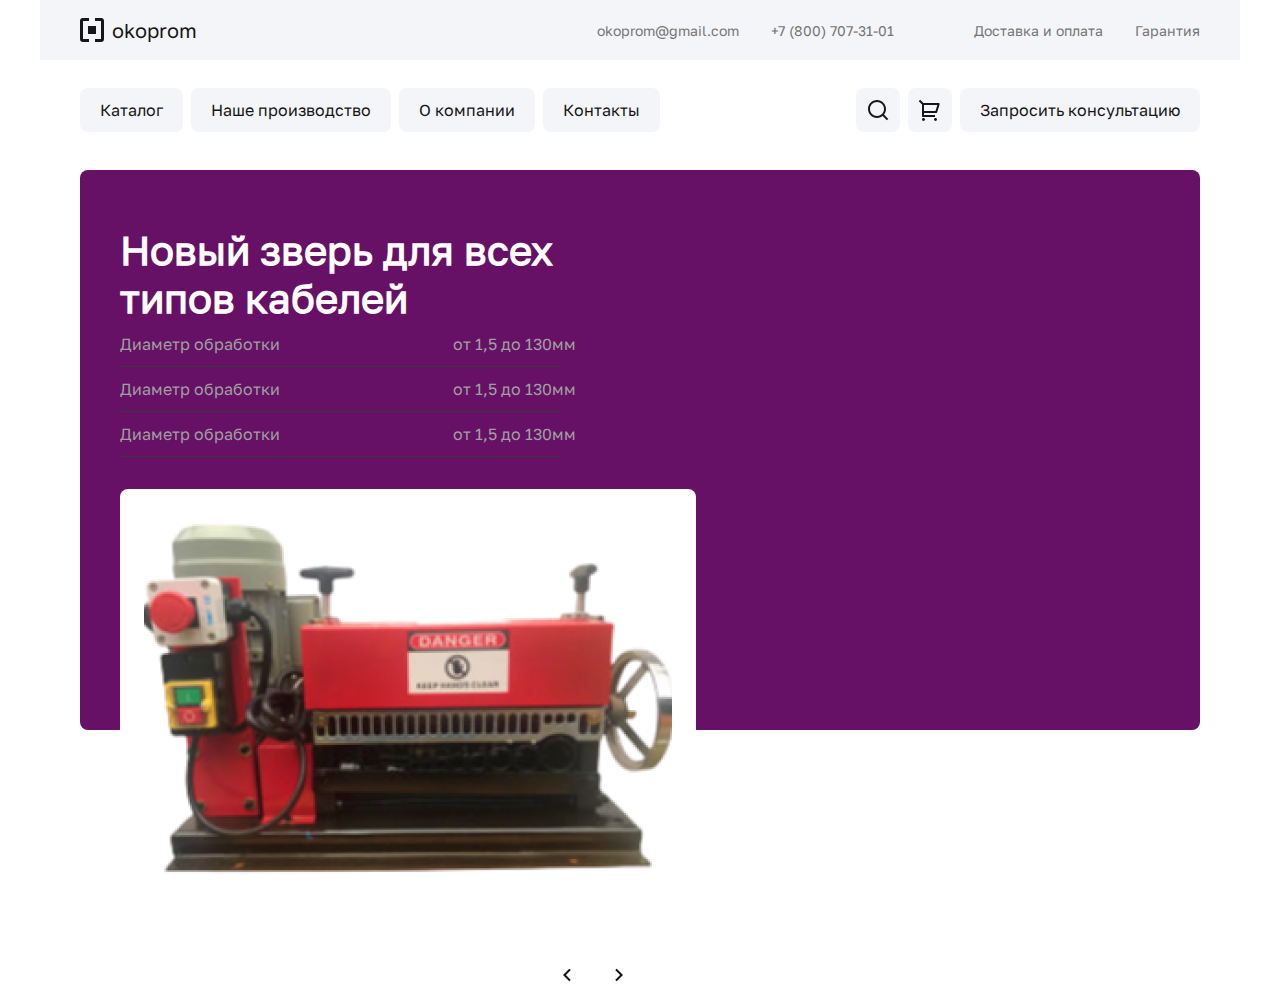
<file: index.html>
<!DOCTYPE html>
<html lang="en">
  <head>
    <meta charset="UTF-8" />
    <meta name="viewport" content="width=device-width, initial-scale=1.0" />
    <title>Document</title>
    <link rel="stylesheet" href="./css/style.css" />
  </head>
  <body>
    <header>
      <nav>
        <div class="container">
          <div class="header__home">
            <div class="header--left">
              <svg
                xmlns="http://www.w3.org/2000/svg"
                width="24"
                height="24"
                viewBox="0 0 24 24"
                fill="none"
              >
                <path
                  d="M21 2.99819V20.9961L15 20.994V23.9961L21 23.9982C22.8935 23.9982 24 22.8917 24 20.9982V3.00028C24 1.10673 22.8935 -0.00180831 21 -0.00180831L15 -0.00392184V2.99608L21 2.99819Z"
                  fill="#161616"
                />
                <path
                  d="M3 20.9982V2.99819L9 2.99609V-0.00390592L3 -0.00180784C1.10645 -0.00180784 0 1.10673 0 3.00028V21.0003C0 22.8938 1.10645 23.9982 3 23.9982L9 23.9961V20.9961L3 20.9982Z"
                  fill="#161616"
                />
                <rect x="8" y="8" width="8" height="8" fill="#161616" />
              </svg>
              <a href="#">okoprom</a>
            </div>
            <div class="header__right--content">
              <div class="header--email style">
                <a href="#">okoprom@gmail.com</a>
                <a href="#">+7 (800) 707-31-01</a>
              </div>
              <div class="header--right style">
                <a href="#">Доставка и оплата</a>
                <a href="#">Гарантия</a>
              </div>
            </div>
          </div>
          <div class="header-home2">
            <div class="header-home2--left">
              <a href="./page/page3.html">Каталог</a>
              <a href="#">Наше производство</a>
              <a href="#">О компании</a>
              <a href="#">Контакты</a>
            </div>
            <div class="header-home2--right">
                <img src="./images/image1/Search.svg" alt="lupa">
                <img src="./images/image1/Cart.svg" alt="shop">
              <a href="#">Запросить консультацию</a>
            </div>
          </div>
        </div>
      </nav>
    </header>
    <main>
        <section class="main-contend">
            <div class="container">
                <div class="card--11">
                    <div class="card--12">
                        <div class="card__left--content">
                            <h1>Новый зверь 
                                для всех типов кабелей</h1>
                            <div class="card--parg">
                                <p>Диаметр обработки</p>
                                <p>от 1,5 до 130мм </p>
                                
                            </div>
                            <div class="hr"></div>
                            <div class="card--parg">
                                <p>Диаметр обработки</p>
                                <p>от 1,5 до 130мм </p>
                                
                            </div>
                            <div class="hr"></div>
                            <div class="card--parg">
                                <p>Диаметр обработки</p>
                                <p>от 1,5 до 130мм </p>
                                
                            </div>
                            <div class="hr"></div>
                        </div>
                        <div class="card__right--contend">
                            <div class="imgs">
                                <img src="./images/image1/4815img_3205-1960-2 1.png" alt="4815img">
                            </div>
                            <div class="card__arrow">
                                <div class=" arrow arrow-right">
                                    <img src="./images/image1/Arrow Right.png" alt="">
                                </div>
                                <div class="arrow arrow--left">
                                    <img src="./images/image1/Arrow Left.png" alt="">
                                </div>
                            </div>
                        </div>
                    </div>
                </div>
            </div>
        </section>
    </main>
  </body>
</html>
</file>
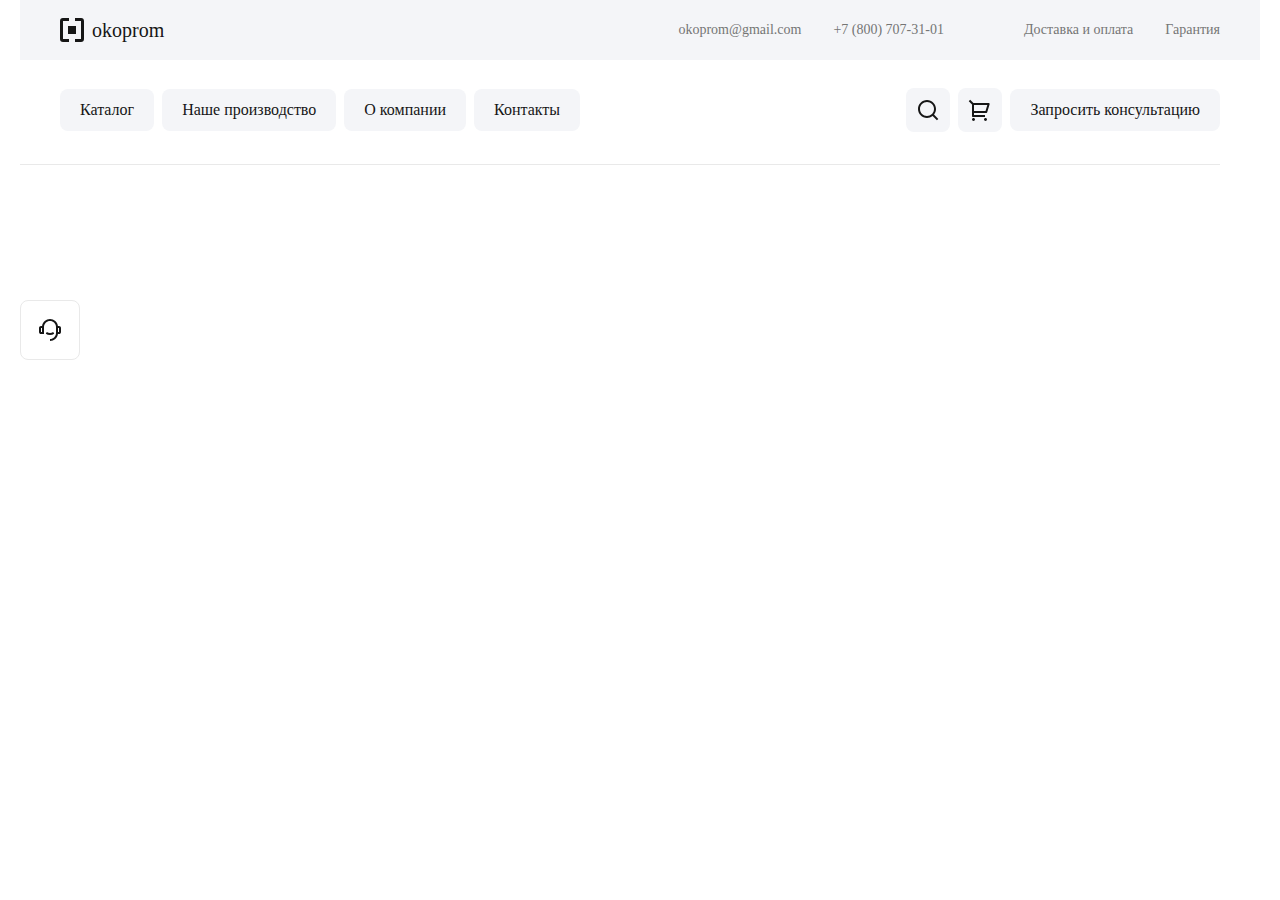
<file: page/page3.html>
<!DOCTYPE html>
<html lang="en">
<head>
    <meta charset="UTF-8">
    <meta name="viewport" content="width=device-width, initial-scale=1.0">
    <title>Document</title>
    <link rel="stylesheet" href="../css/page2.css">
</head>
<body>
   <header>
    <nav>
      <div class="container">
        <div class="header__home">
          <div class="header--left">
            <svg
              xmlns="http://www.w3.org/2000/svg"
              width="24"
              height="24"
              viewBox="0 0 24 24"
              fill="none"
            >
              <path
                d="M21 2.99819V20.9961L15 20.994V23.9961L21 23.9982C22.8935 23.9982 24 22.8917 24 20.9982V3.00028C24 1.10673 22.8935 -0.00180831 21 -0.00180831L15 -0.00392184V2.99608L21 2.99819Z"
                fill="#161616"
              />
              <path
                d="M3 20.9982V2.99819L9 2.99609V-0.00390592L3 -0.00180784C1.10645 -0.00180784 0 1.10673 0 3.00028V21.0003C0 22.8938 1.10645 23.9982 3 23.9982L9 23.9961V20.9961L3 20.9982Z"
                fill="#161616"
              />
              <rect x="8" y="8" width="8" height="8" fill="#161616" />
            </svg>
            <a href="#">okoprom</a>
          </div>
          <div class="header__right--content">
            <div class="header--email style">
              <a href="#">okoprom@gmail.com</a>
              <a href="#">+7 (800) 707-31-01</a>
            </div>
            <div class="header--right style">
              <a href="#">Доставка и оплата</a>
              <a href="#">Гарантия</a>
            </div>
          </div>
        </div>
        <div class="header-home2">
          <div class="header-home2--left">
            <a href="#">Каталог</a>
            <a href="#">Наше производство</a>
            <a href="#">О компании</a>
            <a href="#">Контакты</a>
          </div>
          <div class="header-home2--right">
              <img src="../images/image3/Search.svg" alt="search">
              <img src="../images/image3/Cart.svg" alt="shop">
            <a href="#">Запросить консультацию</a>
          </div>
        </div>
        <div class="hr"></div>
      </div>
    </nav>
   
  </header>
  <main>
    <section class="content">
        <div class="container">
            <div class="section__content">
               <div class="service">
                <img src="../images/image3/Service.svg" alt="servise">
                
               </div>
            </div>
        </div>
    
    </section>
  </main>
</body>
</html>
</file>
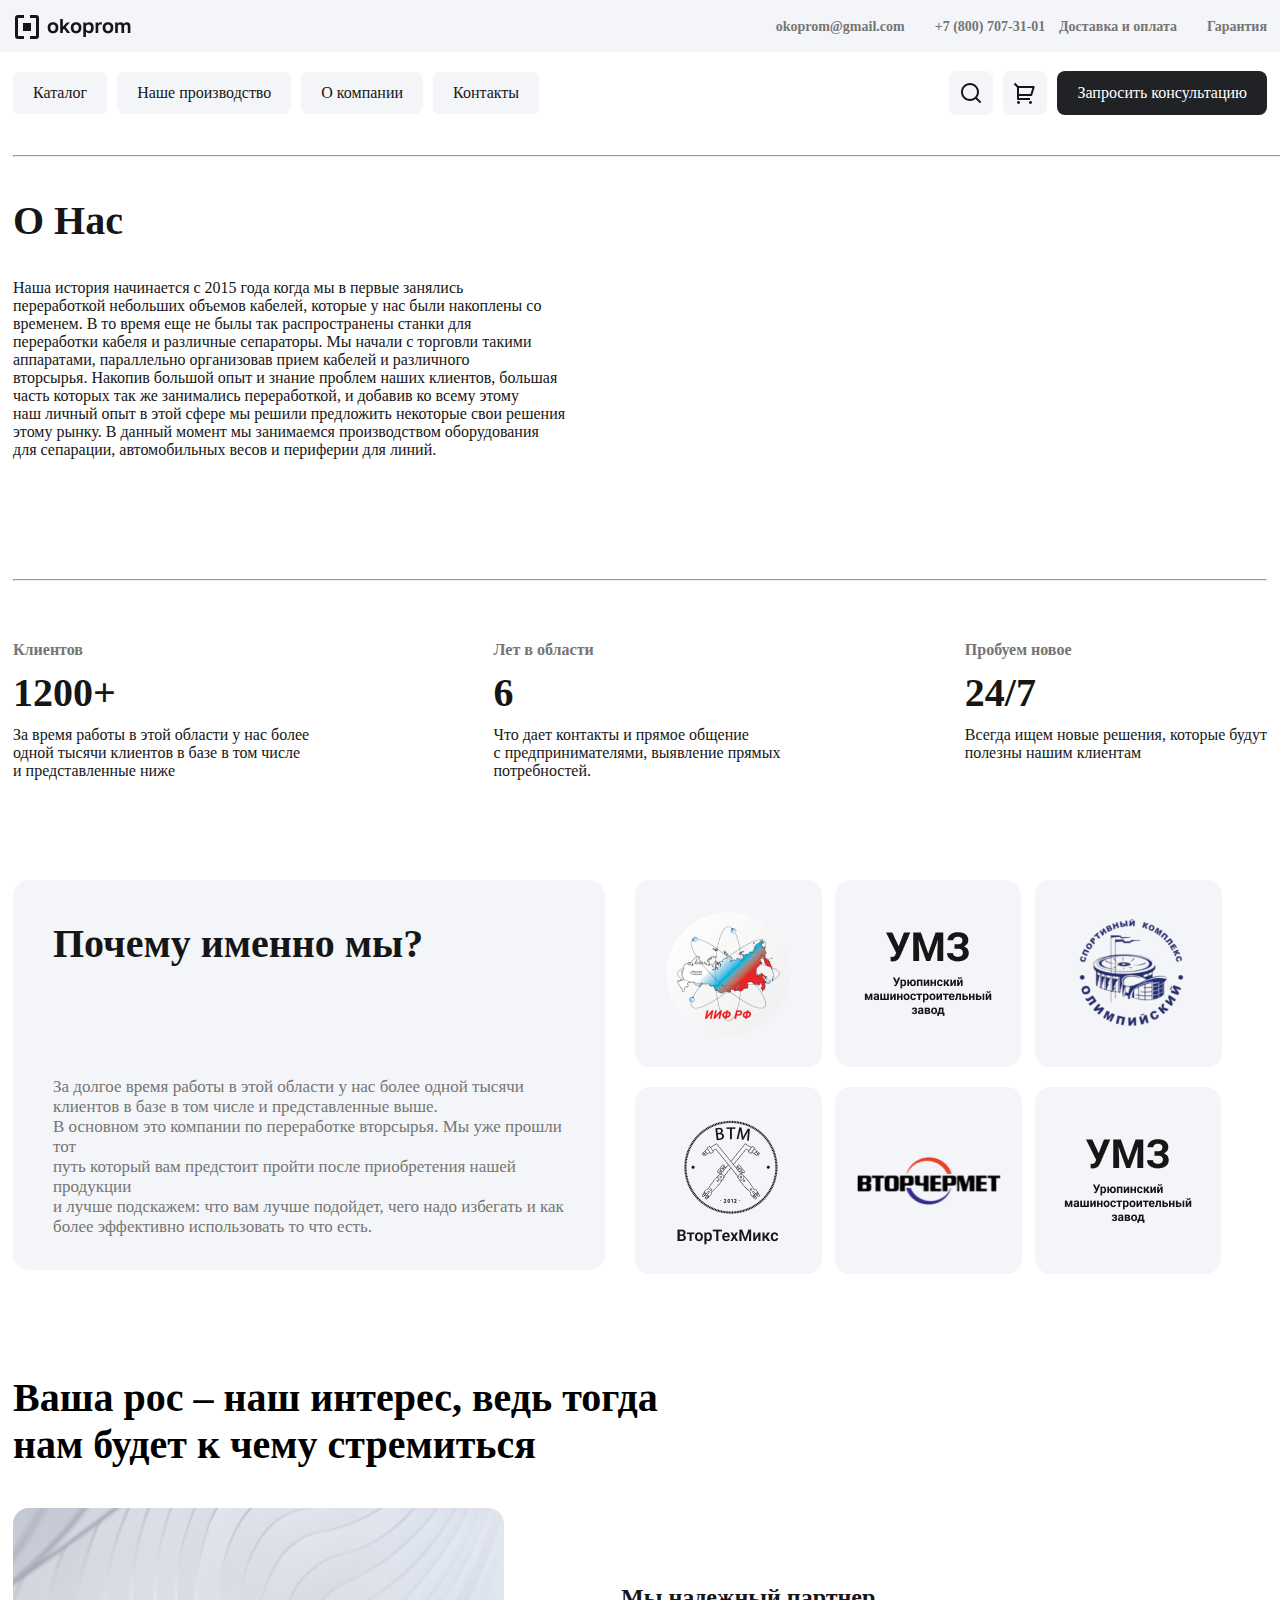
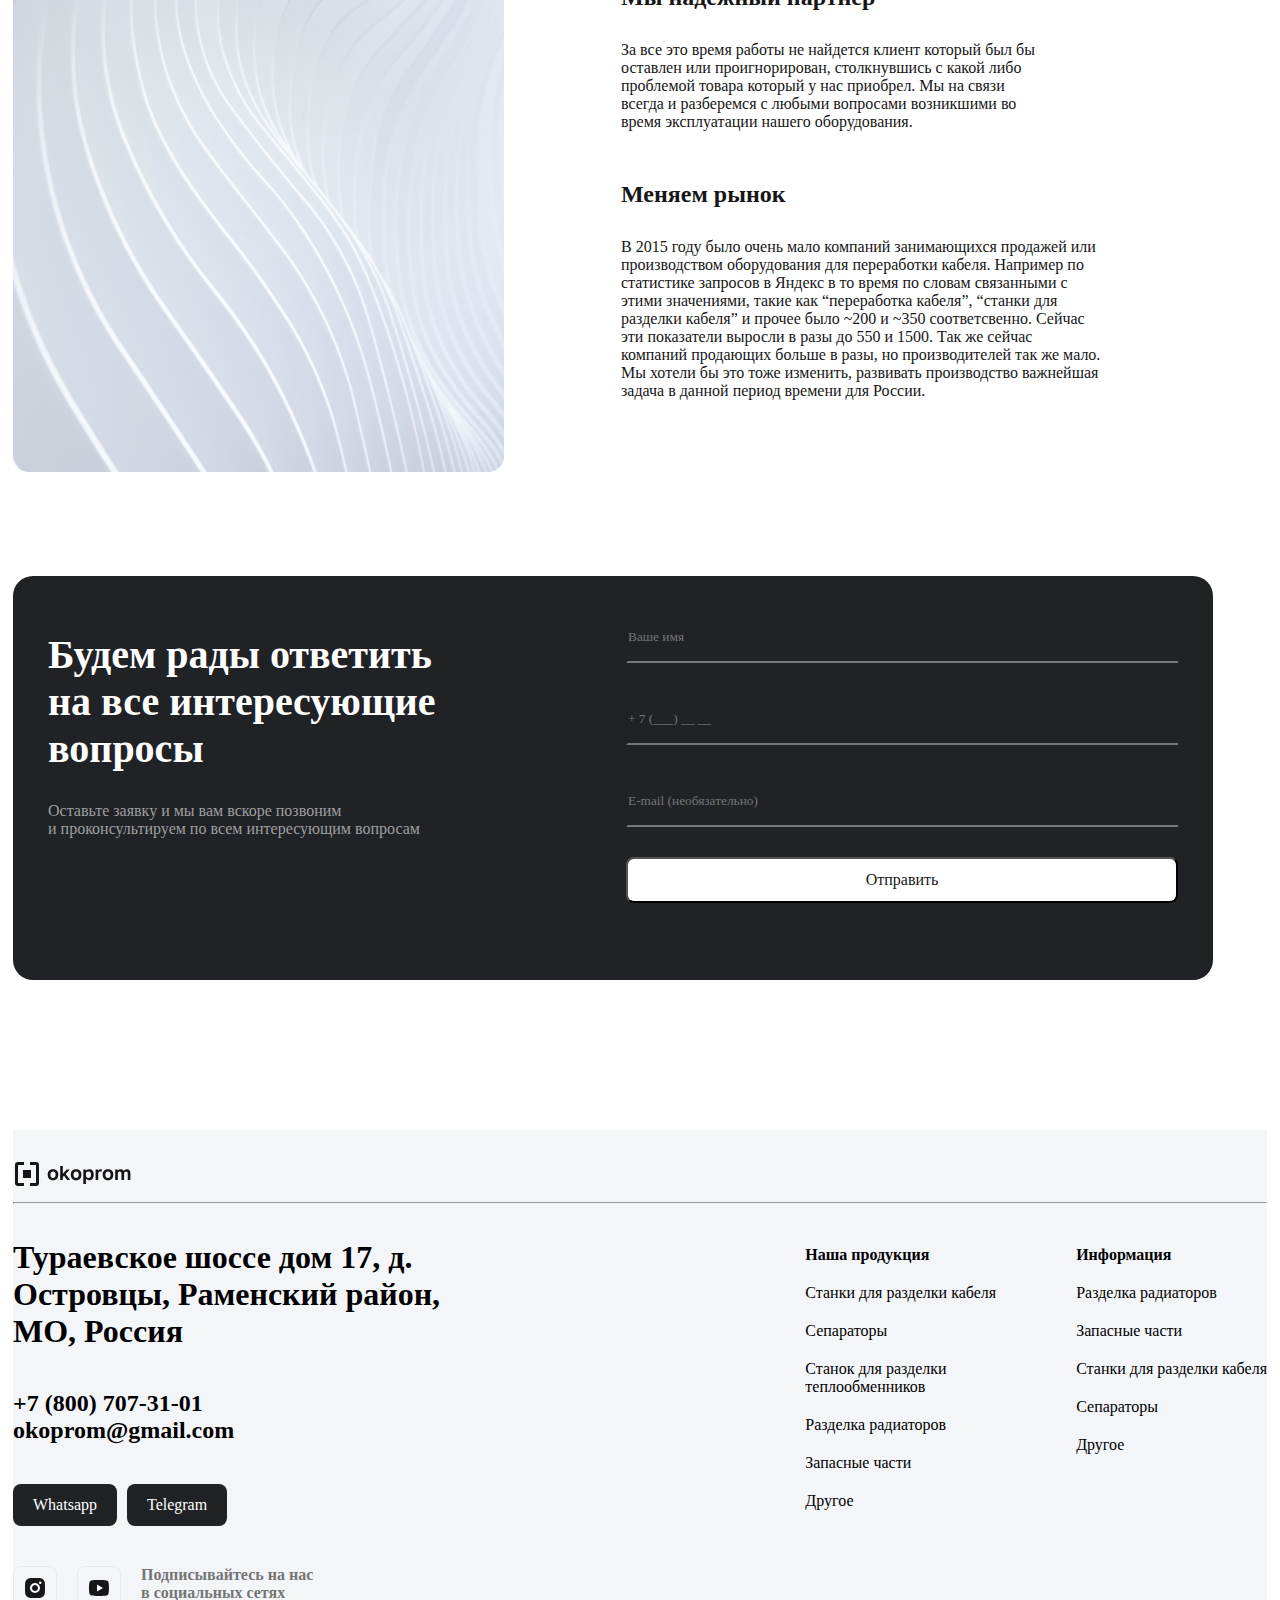
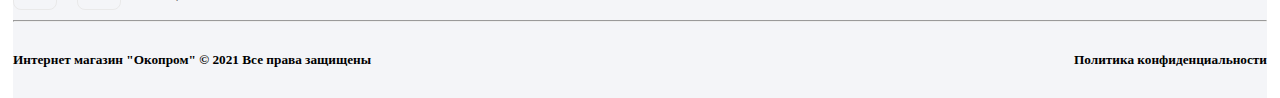
<file: page/page5.html>
<!DOCTYPE html>
<html lang="en">
  <head>
    <meta charset="UTF-8" />
    <meta name="viewport" content="width=device-width, initial-scale=1.0" />
    <title>Abbos</title>
    <link rel="stylesheet" href="../css/page5.css" />
  </head>
  <body>
    <div class="navbar">
      <div class="nav">
        <div class="nav1">
          <svg
            width="119"
            height="28"
            viewBox="0 0 119 28"
            fill="none"
            xmlns="http://www.w3.org/2000/svg"
          >
            <path
              d="M23 4.99795V22.9959L17 22.9938V25.9958L23 25.9979C24.8935 25.9979 26 24.8915 26 22.998V5.00004C26 3.10649 24.8935 1.99795 23 1.99795L17 1.99583V4.99583L23 4.99795Z"
              fill="#161616"
            />
            <path
              d="M5 22.9979V4.99795L11 4.99585V1.99585L5 1.99795C3.10645 1.99795 2 3.10649 2 5.00004V23C2 24.8936 3.10645 25.9979 5 25.9979L11 25.9959V22.9958L5 22.9979Z"
              fill="#161616"
            />
            <rect x="10" y="10" width="8" height="8" fill="#161616" />
            <path
              d="M40 20.24C39.28 20.24 38.5933 20.1333 37.94 19.92C37.3 19.6933 36.74 19.3533 36.26 18.9C35.78 18.4467 35.4 17.88 35.12 17.2C34.84 16.52 34.7 15.72 34.7 14.8V14.4C34.7 13.5333 34.84 12.7733 35.12 12.12C35.4 11.4667 35.78 10.92 36.26 10.48C36.74 10.04 37.3 9.71333 37.94 9.5C38.5933 9.27333 39.28 9.16 40 9.16C40.72 9.16 41.4 9.27333 42.04 9.5C42.68 9.71333 43.24 10.04 43.72 10.48C44.2133 10.92 44.6 11.4667 44.88 12.12C45.16 12.7733 45.3 13.5333 45.3 14.4V14.8C45.3 15.7067 45.16 16.5 44.88 17.18C44.6 17.86 44.2133 18.4267 43.72 18.88C43.24 19.3333 42.68 19.6733 42.04 19.9C41.4 20.1267 40.72 20.24 40 20.24ZM40 18C40.7467 18 41.3667 17.7333 41.86 17.2C42.3667 16.6667 42.62 15.8667 42.62 14.8V14.4C42.62 13.4267 42.3667 12.6867 41.86 12.18C41.3667 11.66 40.7467 11.4 40 11.4C39.24 11.4 38.6133 11.66 38.12 12.18C37.6267 12.6867 37.38 13.4267 37.38 14.4V14.8C37.38 15.88 37.6267 16.6867 38.12 17.22C38.6133 17.74 39.24 18 40 18ZM47.1922 6H49.8322V13.76L53.7522 9.4H56.7922L52.7122 13.94L57.1922 20H54.1122L51.0322 15.68L49.8322 16.94V20H47.1922V6ZM63.1055 20.24C62.3855 20.24 61.6988 20.1333 61.0455 19.92C60.4055 19.6933 59.8455 19.3533 59.3655 18.9C58.8855 18.4467 58.5055 17.88 58.2255 17.2C57.9455 16.52 57.8055 15.72 57.8055 14.8V14.4C57.8055 13.5333 57.9455 12.7733 58.2255 12.12C58.5055 11.4667 58.8855 10.92 59.3655 10.48C59.8455 10.04 60.4055 9.71333 61.0455 9.5C61.6988 9.27333 62.3855 9.16 63.1055 9.16C63.8255 9.16 64.5055 9.27333 65.1455 9.5C65.7855 9.71333 66.3455 10.04 66.8255 10.48C67.3188 10.92 67.7055 11.4667 67.9855 12.12C68.2655 12.7733 68.4055 13.5333 68.4055 14.4V14.8C68.4055 15.7067 68.2655 16.5 67.9855 17.18C67.7055 17.86 67.3188 18.4267 66.8255 18.88C66.3455 19.3333 65.7855 19.6733 65.1455 19.9C64.5055 20.1267 63.8255 20.24 63.1055 20.24ZM63.1055 18C63.8521 18 64.4721 17.7333 64.9655 17.2C65.4721 16.6667 65.7255 15.8667 65.7255 14.8V14.4C65.7255 13.4267 65.4721 12.6867 64.9655 12.18C64.4721 11.66 63.8521 11.4 63.1055 11.4C62.3455 11.4 61.7188 11.66 61.2255 12.18C60.7321 12.6867 60.4855 13.4267 60.4855 14.4V14.8C60.4855 15.88 60.7321 16.6867 61.2255 17.22C61.7188 17.74 62.3455 18 63.1055 18ZM70.2977 9.4H72.7577V10.96C73.0243 10.48 73.4443 10.06 74.0177 9.7C74.591 9.34 75.3177 9.16 76.1977 9.16C77.611 9.16 78.711 9.6 79.4977 10.48C80.2977 11.3467 80.6977 12.6533 80.6977 14.4V14.8C80.6977 16.6267 80.291 17.9933 79.4777 18.9C78.6777 19.7933 77.5843 20.24 76.1977 20.24C75.4777 20.24 74.8377 20.0867 74.2777 19.78C73.731 19.46 73.2843 19.0467 72.9377 18.54V24H70.2977V9.4ZM75.5777 18C76.271 18 76.851 17.74 77.3177 17.22C77.7843 16.6867 78.0177 15.88 78.0177 14.8V14.4C78.0177 13.4 77.791 12.6533 77.3377 12.16C76.8843 11.6533 76.2977 11.4 75.5777 11.4C74.8177 11.4 74.1843 11.62 73.6777 12.06C73.1843 12.4867 72.9377 13.1333 72.9377 14V15.2C72.9377 16.1467 73.1777 16.8533 73.6577 17.32C74.151 17.7733 74.791 18 75.5777 18ZM82.6023 9.4H85.0423V10.96C85.1357 10.7467 85.269 10.5333 85.4423 10.32C85.6157 10.0933 85.8223 9.9 86.0623 9.74C86.3023 9.56667 86.5623 9.42667 86.8423 9.32C87.1357 9.21333 87.4557 9.16 87.8023 9.16C88.0557 9.16 88.269 9.17333 88.4423 9.2C88.629 9.22667 88.749 9.25333 88.8023 9.28V11.62C88.669 11.5667 88.4957 11.52 88.2823 11.48C88.0823 11.4267 87.809 11.4 87.4623 11.4C87.0623 11.4 86.7223 11.4667 86.4423 11.6C86.1623 11.7333 85.929 11.9133 85.7423 12.14C85.569 12.3533 85.4423 12.6067 85.3623 12.9C85.2823 13.1933 85.2423 13.5 85.2423 13.82V20H82.6023V9.4ZM95 20.24C94.28 20.24 93.5933 20.1333 92.94 19.92C92.3 19.6933 91.74 19.3533 91.26 18.9C90.78 18.4467 90.4 17.88 90.12 17.2C89.84 16.52 89.7 15.72 89.7 14.8V14.4C89.7 13.5333 89.84 12.7733 90.12 12.12C90.4 11.4667 90.78 10.92 91.26 10.48C91.74 10.04 92.3 9.71333 92.94 9.5C93.5933 9.27333 94.28 9.16 95 9.16C95.72 9.16 96.4 9.27333 97.04 9.5C97.68 9.71333 98.24 10.04 98.72 10.48C99.2133 10.92 99.6 11.4667 99.88 12.12C100.16 12.7733 100.3 13.5333 100.3 14.4V14.8C100.3 15.7067 100.16 16.5 99.88 17.18C99.6 17.86 99.2133 18.4267 98.72 18.88C98.24 19.3333 97.68 19.6733 97.04 19.9C96.4 20.1267 95.72 20.24 95 20.24ZM95 18C95.7467 18 96.3667 17.7333 96.86 17.2C97.3667 16.6667 97.62 15.8667 97.62 14.8V14.4C97.62 13.4267 97.3667 12.6867 96.86 12.18C96.3667 11.66 95.7467 11.4 95 11.4C94.24 11.4 93.6133 11.66 93.12 12.18C92.6267 12.6867 92.38 13.4267 92.38 14.4V14.8C92.38 15.88 92.6267 16.6867 93.12 17.22C93.6133 17.74 94.24 18 95 18ZM102.192 9.4H104.632V10.98C104.752 10.74 104.906 10.5133 105.092 10.3C105.292 10.0867 105.519 9.89333 105.772 9.72C106.039 9.54667 106.326 9.41333 106.632 9.32C106.952 9.21333 107.292 9.16 107.652 9.16C108.506 9.16 109.172 9.33333 109.652 9.68C110.146 10.0267 110.492 10.4867 110.692 11.06C110.986 10.5 111.406 10.0467 111.952 9.7C112.512 9.34 113.172 9.16 113.932 9.16C115.066 9.16 115.926 9.48667 116.512 10.14C117.099 10.78 117.392 11.7667 117.392 13.1V20H114.752V13.7C114.752 12.86 114.612 12.2667 114.332 11.92C114.066 11.5733 113.632 11.4 113.032 11.4C112.499 11.4 112.046 11.6067 111.672 12.02C111.299 12.42 111.112 12.98 111.112 13.7V20H108.472V13.7C108.472 12.86 108.332 12.2667 108.052 11.92C107.786 11.5733 107.352 11.4 106.752 11.4C106.219 11.4 105.766 11.6067 105.392 12.02C105.019 12.42 104.832 12.98 104.832 13.7V20H102.192V9.4Z"
              fill="#161616"
            />
          </svg>
        </div>
        <div class="nav1 nav11">
          <h4>okoprom@gmail.com</h4>
          <h4>+7 (800) 707-31-01</h4>
        </div>
        <div class="nav1">
          <h4>Доставка и оплата</h4>
          <h4>Гарантия</h4>
        </div>
        
    </div>
    <div class="katalog">
      <div class="knopka">
        <button class="btn">Каталог</button>
        <button class="btn2">Наше производство</button>
        <button class="btn3">О компании</button>
        <button class="btn">Контакты</button>
      </div>
      <div class="poisk">
        <svg
          width="44"
          height="44"
          viewBox="0 0 44 44"
          fill="none"
          xmlns="http://www.w3.org/2000/svg"
        >
          <rect width="44" height="44" rx="8" fill="#F4F5F8" />
          <g clip-path="url(#clip0_7125_5221)">
            <path
              d="M28.031 26.617L32.314 30.899L30.899 32.314L26.617 28.031C25.0237 29.3082 23.042 30.0029 21 30C16.032 30 12 25.968 12 21C12 16.032 16.032 12 21 12C25.968 12 30 16.032 30 21C30.0029 23.042 29.3082 25.0237 28.031 26.617ZM26.025 25.875C27.2941 24.5699 28.0029 22.8204 28 21C28 17.132 24.867 14 21 14C17.132 14 14 17.132 14 21C14 24.867 17.132 28 21 28C22.8204 28.0029 24.5699 27.2941 25.875 26.025L26.025 25.875Z"
              fill="#161616"
            />
          </g>
          <defs>
            <clipPath id="clip0_7125_5221">
              <rect
                width="24"
                height="24"
                fill="white"
                transform="translate(10 10)"
              />
            </clipPath>
          </defs>
        </svg>

        <svg
          width="44"
          height="44"
          viewBox="0 0 44 44"
          fill="none"
          xmlns="http://www.w3.org/2000/svg"
        >
          <rect width="44" height="44" rx="8" fill="#F4F5F8" />
          <g clip-path="url(#clip0_7125_5216)">
            <path
              d="M13.9998 16.414L10.7568 13.172L12.1718 11.757L15.4138 15H30.6558C30.8117 14.9999 30.9654 15.0364 31.1047 15.1063C31.244 15.1763 31.365 15.2778 31.4581 15.4029C31.5511 15.5279 31.6137 15.6729 31.6407 15.8264C31.6678 15.9799 31.6586 16.1376 31.6138 16.287L29.2138 24.287C29.1521 24.493 29.0255 24.6737 28.853 24.8022C28.6804 24.9306 28.471 25 28.2558 25H15.9998V27H26.9998V29H14.9998C14.7346 29 14.4803 28.8946 14.2927 28.7071C14.1052 28.5195 13.9998 28.2652 13.9998 28V16.414ZM15.9998 17V23H27.5118L29.3118 17H15.9998ZM15.4998 33C15.102 33 14.7205 32.8419 14.4392 32.5606C14.1579 32.2793 13.9998 31.8978 13.9998 31.5C13.9998 31.1021 14.1579 30.7206 14.4392 30.4393C14.7205 30.158 15.102 30 15.4998 30C15.8977 30 16.2792 30.158 16.5605 30.4393C16.8418 30.7206 16.9998 31.1021 16.9998 31.5C16.9998 31.8978 16.8418 32.2793 16.5605 32.5606C16.2792 32.8419 15.8977 33 15.4998 33ZM27.4998 33C27.102 33 26.7205 32.8419 26.4392 32.5606C26.1579 32.2793 25.9998 31.8978 25.9998 31.5C25.9998 31.1021 26.1579 30.7206 26.4392 30.4393C26.7205 30.158 27.102 30 27.4998 30C27.8977 30 28.2792 30.158 28.5605 30.4393C28.8418 30.7206 28.9998 31.1021 28.9998 31.5C28.9998 31.8978 28.8418 32.2793 28.5605 32.5606C28.2792 32.8419 27.8977 33 27.4998 33Z"
              fill="#161616"
            />
          </g>
          <defs>
            <clipPath id="clip0_7125_5216">
              <rect
                width="24"
                height="24"
                fill="white"
                transform="translate(10 10)"
              />
            </clipPath>
          </defs>
        </svg>
        <button class="btn4">Запросить консультацию</button>
      </div>
    </div>
    <hr class="hr1" />
    <div class="text">
      <h1>О Нас</h1>
      <p>
        Наша история начинается с 2015 года когда мы в первые занялись <br />
        переработкой небольших объемов кабелей, которые у нас были накоплены со
        <br />
        временем. В то время еще не былы так распространены станки для <br />
        переработки кабеля и различные сепараторы. Мы начали с торговли такими
        <br />
        аппаратами, параллельно организовав прием кабелей и различного <br />
        вторсырья. Накопив большой опыт и знание проблем наших клиентов, большая
        <br />
        часть которых так же занимались переработкой, и добавив ко всему этому
        <br />
        наш личный опыт в этой сфере мы решили предложить некоторые свои решения
        <br />
        этому рынку. В данный момент мы занимаемся производством оборудования
        <br />
        для сепарации, автомобильных весов и периферии для линий. <br />
      </p>
      <hr style="margin-top: 120px" />
    </div>
    <div class="kill">
      <div class="kill1">
        <h4>Клиентов</h4>
        <h1>1200+</h1>
        <p>
          За время работы в этой области у нас более <br />
          одной тысячи клиентов в базе в том числе <br />
          и представленные ниже
        </p>
      </div>
      <div class="kill1">
        <h4>Лет в области</h4>
        <h1>6</h1>
        <p>
          Что дает контакты и прямое общение <br />
          с предпринимателями, выявление прямых <br />
          потребностей.
        </p>
      </div>
      <div class="kill1">
        <h4>Пробуем новое</h4>
        <h1>24/7</h1>
        <p>
          Всегда ищем новые решения, которые будут <br />
          полезны нашим клиентам
        </p>
      </div>
    </div>
    <div class="my">
      <div class="my11">
        <div class="my1">
          <h1>Почему именно мы?</h1>
          <p>
            За долгое время работы в этой области у нас более одной тысячи
            <br />
            клиентов в базе в том числе и представленные выше. <br />
            В основном это компании по переработке вторсырья. Мы уже прошли тот
            <br />

            путь который вам предстоит пройти после приобретения нашей продукции
            <br />
            и лучше подскажем: что вам лучше подойдет, чего надо избегать и как
            <br />
            более эффективно использовать то что есть.
          </p>
        </div>
        <div class="my2">
          <img src="../images/image5/Group 336889.png" alt="" />
          <img src="../images/image5/Group 336900.png" alt="" />
          <img src="../images/image5/Group 336893.png" alt="" />
          <img src="../images/image5/Group 336902.png" alt="" />
          <img src="../images/image5/Group 336901.png" alt="" />
          <img src="../images/image5/Group 336900.png" alt="" />
        </div>
      </div>
      <h1 class="h11">
        Ваша рос – наш интерес, ведь тогда <br />
        нам будет к чему стремиться
      </h1>
      <div class="metal">
        <div class="metal1">
          <img
            src="../images/image5/jean-philippe-delberghe-75xPHEQBmvA-unsplash 1.png"
            alt=""
          />
        </div>
        <div class="metal2">
          <div class="text1">
            <h1>Мы надежный партнер</h1>
            <p>
              За все это время работы не найдется клиент который был бы <br />
              оставлен или проигнорирован, столкнувшись с какой либо <br />
              проблемой товара который у нас приобрел. Мы на связи <br />
              всегда и разберемся с любыми вопросами возникшими во <br />
              время эксплуатации нашего оборудования.
            </p>
          </div>
          <div class="text1">
            <h1>Меняем рынок</h1>
            <p>
              В 2015 году было очень мало компаний занимающихся продажей или
              <br />
              производством оборудования для переработки кабеля. Например по
              <br />
              статистике запросов в Яндекс в то время по словам связанными с
              <br />
              этими значениями, такие как “переработка кабеля”, “станки для
              <br />
              разделки кабеля” и прочее было ~200 и ~350 соответсвенно. Сейчас
              <br />
              эти показатели выросли в разы до 550 и 1500. Так же сейчас <br />
              компаний продающих больше в разы, но производителей так же мало.
              <br />
              Мы хотели бы это тоже изменить, развивать производство важнейшая
              <br />
              задача в данной период времени для России.
            </p>
          </div>
        </div>
      </div>
      <div class="main1">
        <div class="main0">
          <h1>
            Будем рады ответить <br />
            на все интересующие <br />
            вопросы
          </h1>
          <p>
            Оставьте заявку и мы вам вскоре позвоним <br />
            и проконсультируем по всем интересующим вопросам
          </p>
        </div>
        <div class="main00">
          <form action="">
            <label for="name">
              <input type="text" id="name" placeholder="Ваше имя" />
            </label>
          </form>
          <form action="">
            <label for="name">
              <input type="text" id="name" placeholder="+ 7 (___) __ __" />
            </label>
          </form>
          <form action="">
            <label for="name">
              <input
                type="email"
                id="name"
                placeholder="E-mail (необязательно)"
              />
            </label>
          </form>
          <button class="btn0">Отправить</button>
        </div>
      </div>
    </div>
    <div class="footer">
      <div class="foot">
        <div class="foot1">
          <svg
            width="119"
            height="28"
            viewBox="0 0 119 28"
            fill="none"
            xmlns="http://www.w3.org/2000/svg"
          >
            <path
              d="M23 4.99795V22.9959L17 22.9938V25.9958L23 25.9979C24.8935 25.9979 26 24.8915 26 22.998V5.00004C26 3.10649 24.8935 1.99795 23 1.99795L17 1.99583V4.99583L23 4.99795Z"
              fill="#161616"
            />
            <path
              d="M5 22.9979V4.99795L11 4.99585V1.99585L5 1.99795C3.10645 1.99795 2 3.10649 2 5.00004V23C2 24.8936 3.10645 25.9979 5 25.9979L11 25.9959V22.9958L5 22.9979Z"
              fill="#161616"
            />
            <rect x="10" y="10" width="8" height="8" fill="#161616" />
            <path
              d="M40 20.24C39.28 20.24 38.5933 20.1333 37.94 19.92C37.3 19.6933 36.74 19.3533 36.26 18.9C35.78 18.4467 35.4 17.88 35.12 17.2C34.84 16.52 34.7 15.72 34.7 14.8V14.4C34.7 13.5333 34.84 12.7733 35.12 12.12C35.4 11.4667 35.78 10.92 36.26 10.48C36.74 10.04 37.3 9.71333 37.94 9.5C38.5933 9.27333 39.28 9.16 40 9.16C40.72 9.16 41.4 9.27333 42.04 9.5C42.68 9.71333 43.24 10.04 43.72 10.48C44.2133 10.92 44.6 11.4667 44.88 12.12C45.16 12.7733 45.3 13.5333 45.3 14.4V14.8C45.3 15.7067 45.16 16.5 44.88 17.18C44.6 17.86 44.2133 18.4267 43.72 18.88C43.24 19.3333 42.68 19.6733 42.04 19.9C41.4 20.1267 40.72 20.24 40 20.24ZM40 18C40.7467 18 41.3667 17.7333 41.86 17.2C42.3667 16.6667 42.62 15.8667 42.62 14.8V14.4C42.62 13.4267 42.3667 12.6867 41.86 12.18C41.3667 11.66 40.7467 11.4 40 11.4C39.24 11.4 38.6133 11.66 38.12 12.18C37.6267 12.6867 37.38 13.4267 37.38 14.4V14.8C37.38 15.88 37.6267 16.6867 38.12 17.22C38.6133 17.74 39.24 18 40 18ZM47.1922 6H49.8322V13.76L53.7522 9.4H56.7922L52.7122 13.94L57.1922 20H54.1122L51.0322 15.68L49.8322 16.94V20H47.1922V6ZM63.1055 20.24C62.3855 20.24 61.6988 20.1333 61.0455 19.92C60.4055 19.6933 59.8455 19.3533 59.3655 18.9C58.8855 18.4467 58.5055 17.88 58.2255 17.2C57.9455 16.52 57.8055 15.72 57.8055 14.8V14.4C57.8055 13.5333 57.9455 12.7733 58.2255 12.12C58.5055 11.4667 58.8855 10.92 59.3655 10.48C59.8455 10.04 60.4055 9.71333 61.0455 9.5C61.6988 9.27333 62.3855 9.16 63.1055 9.16C63.8255 9.16 64.5055 9.27333 65.1455 9.5C65.7855 9.71333 66.3455 10.04 66.8255 10.48C67.3188 10.92 67.7055 11.4667 67.9855 12.12C68.2655 12.7733 68.4055 13.5333 68.4055 14.4V14.8C68.4055 15.7067 68.2655 16.5 67.9855 17.18C67.7055 17.86 67.3188 18.4267 66.8255 18.88C66.3455 19.3333 65.7855 19.6733 65.1455 19.9C64.5055 20.1267 63.8255 20.24 63.1055 20.24ZM63.1055 18C63.8521 18 64.4721 17.7333 64.9655 17.2C65.4721 16.6667 65.7255 15.8667 65.7255 14.8V14.4C65.7255 13.4267 65.4721 12.6867 64.9655 12.18C64.4721 11.66 63.8521 11.4 63.1055 11.4C62.3455 11.4 61.7188 11.66 61.2255 12.18C60.7321 12.6867 60.4855 13.4267 60.4855 14.4V14.8C60.4855 15.88 60.7321 16.6867 61.2255 17.22C61.7188 17.74 62.3455 18 63.1055 18ZM70.2977 9.4H72.7577V10.96C73.0243 10.48 73.4443 10.06 74.0177 9.7C74.591 9.34 75.3177 9.16 76.1977 9.16C77.611 9.16 78.711 9.6 79.4977 10.48C80.2977 11.3467 80.6977 12.6533 80.6977 14.4V14.8C80.6977 16.6267 80.291 17.9933 79.4777 18.9C78.6777 19.7933 77.5843 20.24 76.1977 20.24C75.4777 20.24 74.8377 20.0867 74.2777 19.78C73.731 19.46 73.2843 19.0467 72.9377 18.54V24H70.2977V9.4ZM75.5777 18C76.271 18 76.851 17.74 77.3177 17.22C77.7843 16.6867 78.0177 15.88 78.0177 14.8V14.4C78.0177 13.4 77.791 12.6533 77.3377 12.16C76.8843 11.6533 76.2977 11.4 75.5777 11.4C74.8177 11.4 74.1843 11.62 73.6777 12.06C73.1843 12.4867 72.9377 13.1333 72.9377 14V15.2C72.9377 16.1467 73.1777 16.8533 73.6577 17.32C74.151 17.7733 74.791 18 75.5777 18ZM82.6023 9.4H85.0423V10.96C85.1357 10.7467 85.269 10.5333 85.4423 10.32C85.6157 10.0933 85.8223 9.9 86.0623 9.74C86.3023 9.56667 86.5623 9.42667 86.8423 9.32C87.1357 9.21333 87.4557 9.16 87.8023 9.16C88.0557 9.16 88.269 9.17333 88.4423 9.2C88.629 9.22667 88.749 9.25333 88.8023 9.28V11.62C88.669 11.5667 88.4957 11.52 88.2823 11.48C88.0823 11.4267 87.809 11.4 87.4623 11.4C87.0623 11.4 86.7223 11.4667 86.4423 11.6C86.1623 11.7333 85.929 11.9133 85.7423 12.14C85.569 12.3533 85.4423 12.6067 85.3623 12.9C85.2823 13.1933 85.2423 13.5 85.2423 13.82V20H82.6023V9.4ZM95 20.24C94.28 20.24 93.5933 20.1333 92.94 19.92C92.3 19.6933 91.74 19.3533 91.26 18.9C90.78 18.4467 90.4 17.88 90.12 17.2C89.84 16.52 89.7 15.72 89.7 14.8V14.4C89.7 13.5333 89.84 12.7733 90.12 12.12C90.4 11.4667 90.78 10.92 91.26 10.48C91.74 10.04 92.3 9.71333 92.94 9.5C93.5933 9.27333 94.28 9.16 95 9.16C95.72 9.16 96.4 9.27333 97.04 9.5C97.68 9.71333 98.24 10.04 98.72 10.48C99.2133 10.92 99.6 11.4667 99.88 12.12C100.16 12.7733 100.3 13.5333 100.3 14.4V14.8C100.3 15.7067 100.16 16.5 99.88 17.18C99.6 17.86 99.2133 18.4267 98.72 18.88C98.24 19.3333 97.68 19.6733 97.04 19.9C96.4 20.1267 95.72 20.24 95 20.24ZM95 18C95.7467 18 96.3667 17.7333 96.86 17.2C97.3667 16.6667 97.62 15.8667 97.62 14.8V14.4C97.62 13.4267 97.3667 12.6867 96.86 12.18C96.3667 11.66 95.7467 11.4 95 11.4C94.24 11.4 93.6133 11.66 93.12 12.18C92.6267 12.6867 92.38 13.4267 92.38 14.4V14.8C92.38 15.88 92.6267 16.6867 93.12 17.22C93.6133 17.74 94.24 18 95 18ZM102.192 9.4H104.632V10.98C104.752 10.74 104.906 10.5133 105.092 10.3C105.292 10.0867 105.519 9.89333 105.772 9.72C106.039 9.54667 106.326 9.41333 106.632 9.32C106.952 9.21333 107.292 9.16 107.652 9.16C108.506 9.16 109.172 9.33333 109.652 9.68C110.146 10.0267 110.492 10.4867 110.692 11.06C110.986 10.5 111.406 10.0467 111.952 9.7C112.512 9.34 113.172 9.16 113.932 9.16C115.066 9.16 115.926 9.48667 116.512 10.14C117.099 10.78 117.392 11.7667 117.392 13.1V20H114.752V13.7C114.752 12.86 114.612 12.2667 114.332 11.92C114.066 11.5733 113.632 11.4 113.032 11.4C112.499 11.4 112.046 11.6067 111.672 12.02C111.299 12.42 111.112 12.98 111.112 13.7V20H108.472V13.7C108.472 12.86 108.332 12.2667 108.052 11.92C107.786 11.5733 107.352 11.4 106.752 11.4C106.219 11.4 105.766 11.6067 105.392 12.02C105.019 12.42 104.832 12.98 104.832 13.7V20H102.192V9.4Z"
              fill="#161616"
            />
          </svg>
          <hr / class="hr2">
        </div>
        <div class="foot11">
          <div class="foot12">
            <h1>
              Тураевское шоссе дом 17, д. <br />
              Островцы, Раменский район, <br />
              МО, Россия
            </h1>
            <h2>
              +7 (800) 707-31-01 <br />
              okoprom@gmail.com
            </h2>
            <div class="spider">
              <button class="btn10">Whatsapp</button>
              <button class="btn10">Telegram</button>
            </div>
            <div class="insta">
              <svg
                width="44"
                height="44"
                viewBox="0 0 44 44"
                fill="none"
                xmlns="http://www.w3.org/2000/svg"
              >
                <rect
                  x="0.5"
                  y="0.5"
                  width="43"
                  height="43"
                  rx="7.5"
                  stroke="#E9E9E9"
                />
                <g clip-path="url(#clip0_7125_2883)">
                  <path
                    d="M22 12C24.717 12 25.056 12.01 26.122 12.06C27.187 12.11 27.912 12.277 28.55 12.525C29.21 12.779 29.766 13.123 30.322 13.678C30.8305 14.1779 31.224 14.7826 31.475 15.45C31.722 16.087 31.89 16.813 31.94 17.878C31.987 18.944 32 19.283 32 22C32 24.717 31.99 25.056 31.94 26.122C31.89 27.187 31.722 27.912 31.475 28.55C31.2247 29.2178 30.8311 29.8226 30.322 30.322C29.822 30.8303 29.2173 31.2238 28.55 31.475C27.913 31.722 27.187 31.89 26.122 31.94C25.056 31.987 24.717 32 22 32C19.283 32 18.944 31.99 17.878 31.94C16.813 31.89 16.088 31.722 15.45 31.475C14.7823 31.2245 14.1775 30.8309 13.678 30.322C13.1694 29.8222 12.7759 29.2175 12.525 28.55C12.277 27.913 12.11 27.187 12.06 26.122C12.013 25.056 12 24.717 12 22C12 19.283 12.01 18.944 12.06 17.878C12.11 16.812 12.277 16.088 12.525 15.45C12.7752 14.7822 13.1688 14.1773 13.678 13.678C14.1777 13.1692 14.7824 12.7757 15.45 12.525C16.088 12.277 16.812 12.11 17.878 12.06C18.944 12.013 19.283 12 22 12ZM22 17C20.6739 17 19.4021 17.5268 18.4645 18.4645C17.5268 19.4021 17 20.6739 17 22C17 23.3261 17.5268 24.5979 18.4645 25.5355C19.4021 26.4732 20.6739 27 22 27C23.3261 27 24.5979 26.4732 25.5355 25.5355C26.4732 24.5979 27 23.3261 27 22C27 20.6739 26.4732 19.4021 25.5355 18.4645C24.5979 17.5268 23.3261 17 22 17ZM28.5 16.75C28.5 16.4185 28.3683 16.1005 28.1339 15.8661C27.8995 15.6317 27.5815 15.5 27.25 15.5C26.9185 15.5 26.6005 15.6317 26.3661 15.8661C26.1317 16.1005 26 16.4185 26 16.75C26 17.0815 26.1317 17.3995 26.3661 17.6339C26.6005 17.8683 26.9185 18 27.25 18C27.5815 18 27.8995 17.8683 28.1339 17.6339C28.3683 17.3995 28.5 17.0815 28.5 16.75ZM22 19C22.7956 19 23.5587 19.3161 24.1213 19.8787C24.6839 20.4413 25 21.2044 25 22C25 22.7956 24.6839 23.5587 24.1213 24.1213C23.5587 24.6839 22.7956 25 22 25C21.2044 25 20.4413 24.6839 19.8787 24.1213C19.3161 23.5587 19 22.7956 19 22C19 21.2044 19.3161 20.4413 19.8787 19.8787C20.4413 19.3161 21.2044 19 22 19Z"
                    fill="#161616"
                  />
                </g>
                <defs>
                  <clipPath id="clip0_7125_2883">
                    <rect
                      width="24"
                      height="24"
                      fill="white"
                      transform="translate(10 10)"
                    />
                  </clipPath>
                </defs>
              </svg>
              <svg
                width="44"
                height="44"
                viewBox="0 0 44 44"
                fill="none"
                xmlns="http://www.w3.org/2000/svg"
              >
                <rect
                  x="0.5"
                  y="0.5"
                  width="43"
                  height="43"
                  rx="7.5"
                  stroke="#E9E9E9"
                />
                <g clip-path="url(#clip0_7125_2888)">
                  <path
                    d="M31.543 16.498C32 18.28 32 22 32 22C32 22 32 25.72 31.543 27.502C31.289 28.487 30.546 29.262 29.605 29.524C27.896 30 22 30 22 30C22 30 16.107 30 14.395 29.524C13.45 29.258 12.708 28.484 12.457 27.502C12 25.72 12 22 12 22C12 22 12 18.28 12.457 16.498C12.711 15.513 13.454 14.738 14.395 14.476C16.107 14 22 14 22 14C22 14 27.896 14 29.605 14.476C30.55 14.742 31.292 15.516 31.543 16.498ZM20 25.5L26 22L20 18.5V25.5Z"
                    fill="#161616"
                  />
                </g>
                <defs>
                  <clipPath id="clip0_7125_2888">
                    <rect
                      width="24"
                      height="24"
                      fill="white"
                      transform="translate(10 10)"
                    />
                  </clipPath>
                </defs>
              </svg>

              <h3>
                Подписывайтесь на нас <br />
                в социальных сетях
              </h3>
            </div>
          </div>
          <div class="foot0">
            <div class="foot13">
              <h4>Наша продукция</h4>
              <p>Станки для разделки кабеля</p>
              <p>Сепараторы</p>
              <p>
                Станок для разделки <br />
                теплообменников
              </p>
              <p>Разделка радиаторов</p>
              <p>Запасные части</p>
              <p>Другое</p>
            </div>
            <div class="foot13">
              <h4>Информация</h4>
              <p>Разделка радиаторов</p>
              <p>Запасные части</p>
              <p>Станки для разделки кабеля</p>
              <p>Сепараторы</p>
              <p>Другое</p>
            </div>
          </div>
        </div>
        <hr / class="hr2">
        <div class="fooot">
          <h5>Интернет магазин "Окопром" © 2021 Все права защищены</h5>
          <h5>Политика конфиденциальности</h5>
        </div>
      </div>
    </div>
  </body>
</html>
</file>
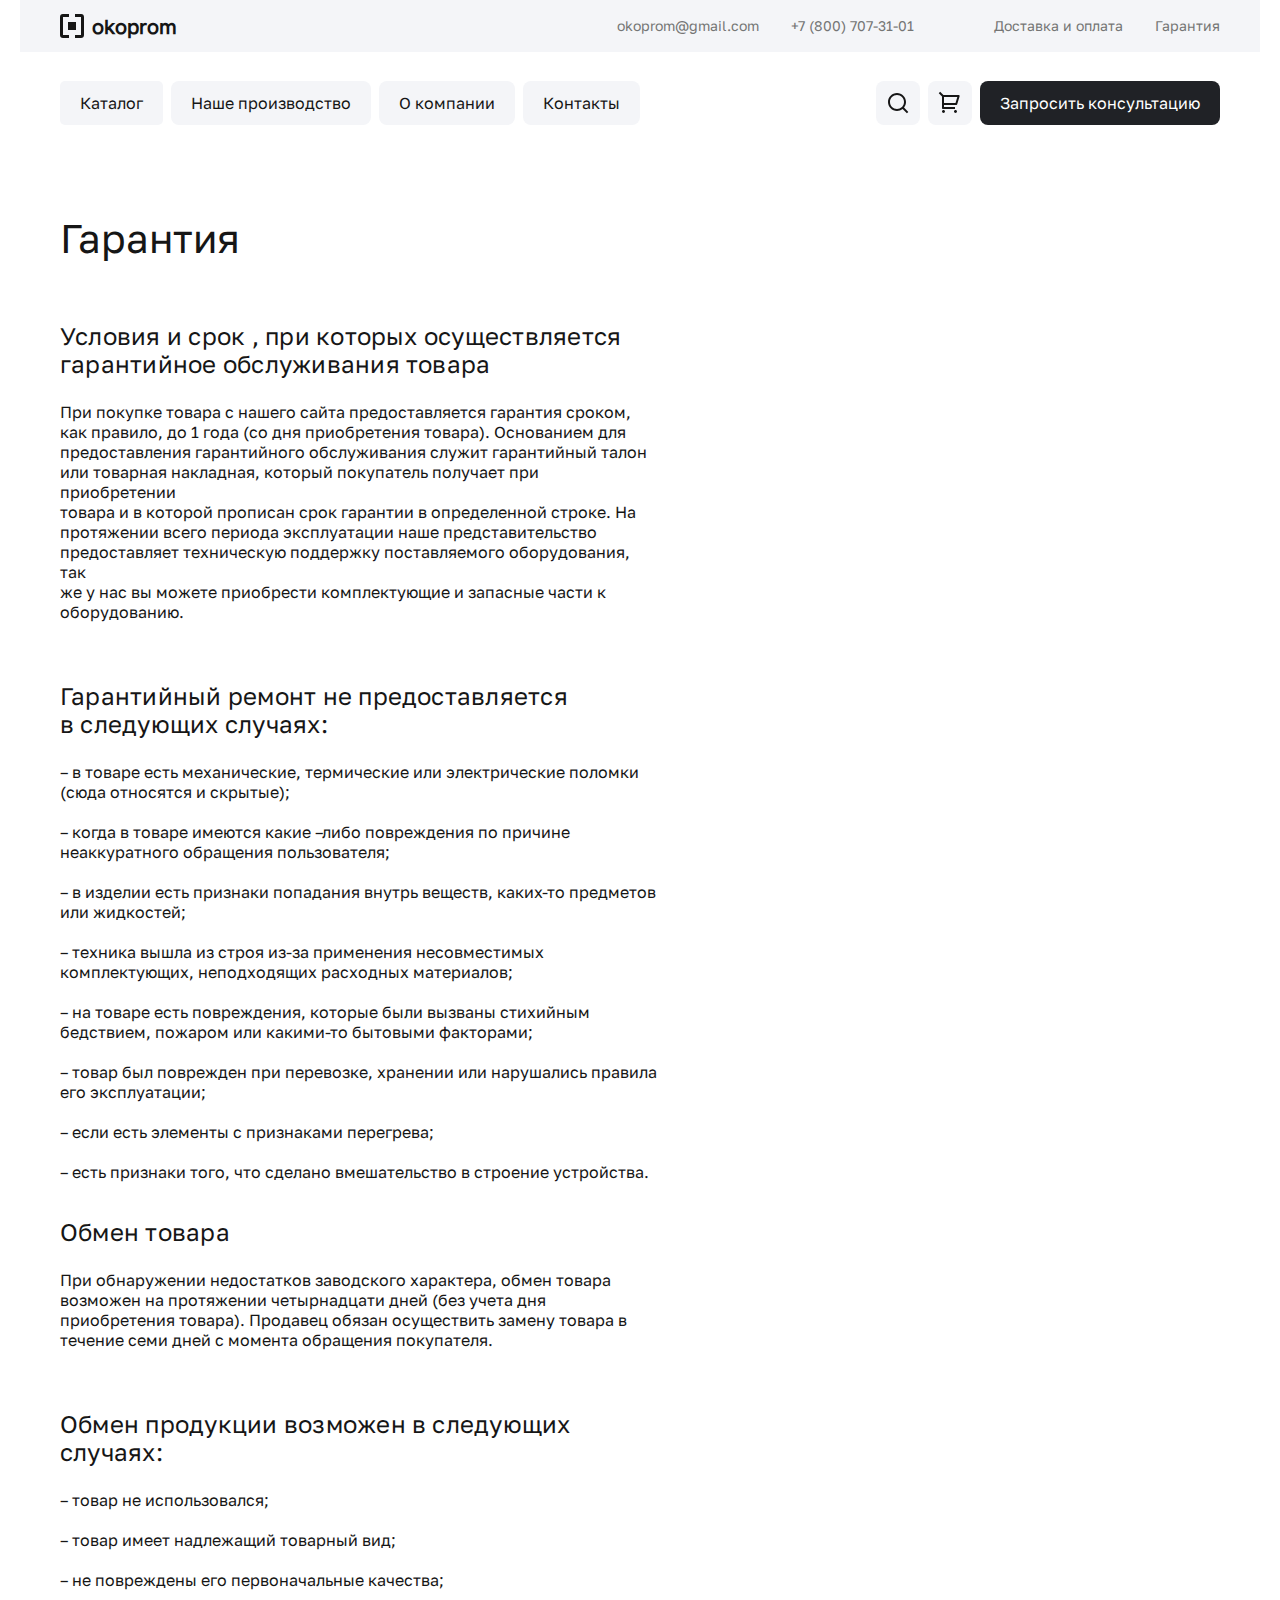
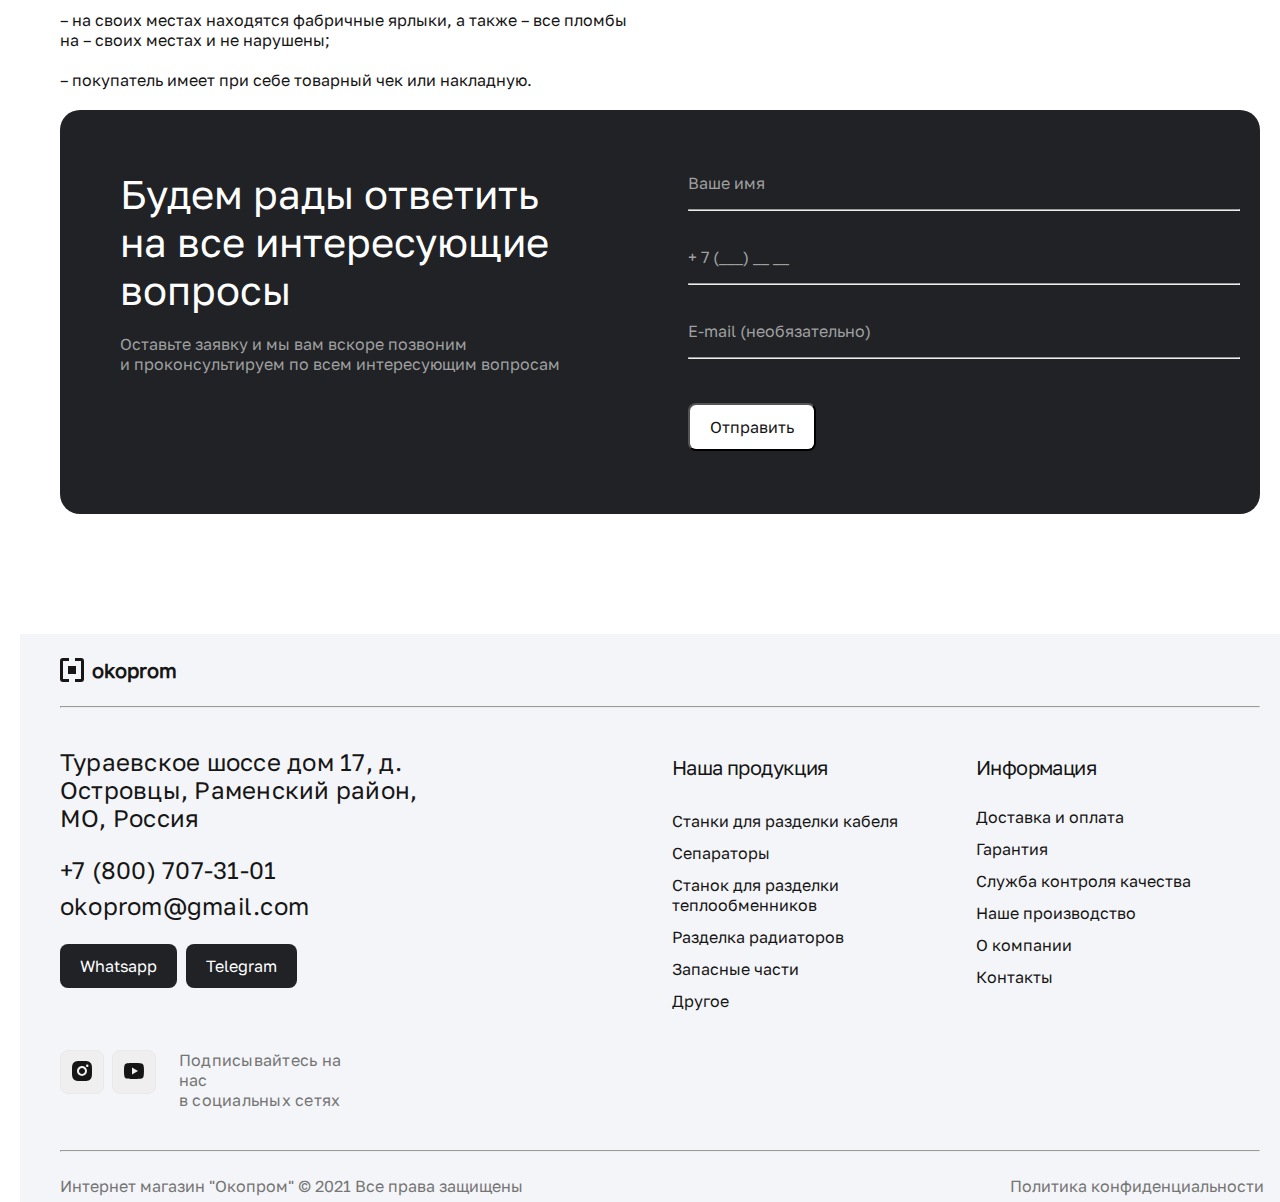
<file: page/page8.html>
<!DOCTYPE html>
<html lang="en">
  <head>
    <meta charset="UTF-8" />
    <meta name="viewport" content="width=device-width, initial-scale=1.0" />
    <title>Footer</title>
    <link rel="stylesheet" href="../css/page8.css" />
  </head>
  <body>
    <header>
      <nav>
        <div class="container">
          <div class="head">
            <div class="head1">
              <div class="logo">
                <img src="../images/image8/Group 336871.svg" alt="logo" />
                <p>okoprom</p>
              </div>
              <div class="server">
                <div class="email">
                  <p>okoprom@gmail.com</p>
                  <h1>+7 (800) 707-31-01</h1>
                </div>
                <div class="order">
                  <h2>Доставка и оплата</h2>
                  <h3>Гарантия</h3>
                </div>
              </div>
            </div>
            <div class="head2">
              <div class="server2">
                <h1>Каталог</h1>
                <h2>Наше производство</h2>
                <h3>О компании</h3>
                <h4>Контакты</h4>
              </div>
              <div class="right">
                <img src="../images/image8/search.svg" alt="search" />
                <button>
                  <img src="../images/image8/bag.svg" alt="bag" />
                </button>
                <h1>Запросить консультацию</h1>
              </div>
            </div>
          </div>
        </div>
      </nav>
    </header>
    <main>
      <section>
        <div class="container">
          <div class="section1">
            <h1>Гарантия</h1>
            <h2>
              Условия и срок , при которых осуществляется <br />
              гарантийное обслуживания товара
            </h2>
            <p>
              При покупке товара с нашего сайта предоставляется гарантия сроком,
              <br />
              как правило, до 1 года (со дня приобретения товара). Основанием
              для <br />
              предоставления гарантийного обслуживания служит гарантийный талон
              <br />
              или товарная накладная, который покупатель получает при
              приобретении <br />
              товара и в которой прописан срок гарантии в определенной строке.
              На <br />
              протяжении всего периода эксплуатации наше представительство
              <br />
              предоставляет техническую поддержку поставляемого оборудования,
              так <br />
              же у нас вы можете приобрести комплектующие и запасные части к
              <br />
              оборудованию.
            </p>
          </div>
          <div class="section2">
            <h1>
              Гарантийный ремонт не предоставляется <br />
              в следующих случаях:
            </h1>
            <p>
              – в товаре есть механические, термические или электрические
              поломки <br />
              (сюда относятся и скрытые);
            </p>
            <p>
              – когда в товаре имеются какие –либо повреждения по причине <br />
              неаккуратного обращения пользователя;
            </p>
            <p>
              – в изделии есть признаки попадания внутрь веществ, каких-то
              предметов <br />
              или жидкостей;
            </p>
            <p>
              – техника вышла из строя из-за применения несовместимых <br />
              комплектующих, неподходящих расходных материалов;
            </p>
            <p>
              – на товаре есть повреждения, которые были вызваны стихийным
              <br />
              бедствием, пожаром или какими-то бытовыми факторами;
            </p>
            <p>
              – товар был поврежден при перевозке, хранении или нарушались
              правила <br />
              его эксплуатации;
            </p>
            <p>– если есть элементы с признаками перегрева;</p>
            <p>
              – есть признаки того, что сделано вмешательство в строение
              устройства.
            </p>
          </div>
          <div class="section3">
            <h1>Обмен товара</h1>
            <p>
              При обнаружении недостатков заводского характера, обмен товара
              <br />
              возможен на протяжении четырнадцати дней (без учета дня <br />
              приобретения товара). Продавец обязан осуществить замену товара в
              <br />
              течение семи дней с момента обращения покупателя.
            </p>
          </div>
          <div class="section4">
            <h1>
              Обмен продукции возможен в следующих <br />
              случаях:
            </h1>
            <p>– товар не использовался;</p>
            <p>– товар имеет надлежащий товарный вид;</p>
            <p>– не повреждены его первоначальные качества;</p>
            <p>
              – на своих местах находятся фабричные ярлыки, а также – все пломбы
              <br />
              на – своих местах и не нарушены;
            </p>
            <p>– покупатель имеет при себе товарный чек или накладную.</p>
          </div>
          <div class="section5">
            <div class="left-elements">
              <h1>
                Будем рады ответить <br />
                на все интересующие <br />
                вопросы
              </h1>
              <p>
                Оставьте заявку и мы вам вскоре позвоним <br />
                и проконсультируем по всем интересующим вопросам
              </p>
            </div>
            <div class="right-elements">
              <h4>Ваше имя</h4>
              <hr />
              <h3>+ 7 (___) __ __</h3>
              <hr />
              <h2>E-mail (необязательно)</h2>
              <hr />
              <button>Отправить</button>
            </div>
          </div>
        </div>
      </section>
    </main>
    <footer>
      <div class="container">
        <div class="foot">
          <div class="foot-head">
            <img src="../images/image8/Group 336871.svg" alt="logo" />
            <p>okoprom</p>
          </div>
          <hr />
          <div class="elements">
            <div class="element1">
              <p>
                Тураевское шоссе дом 17, д. <br />
                Островцы, Раменский район, <br />
                МО, Россия
              </p>
              <h4>+7 (800) 707-31-01</h4>
              <h5>okoprom@gmail.com</h5>
              <div class="btns">
                <button>Whatsapp</button>
                <button>Telegram</button>
              </div>
              <div class="last">
                <button>
                  <img src="../images/image8/Instagram.svg" alt="Instagram" />
                </button>
                <button>
                  <img src="../images/image8/YouTube.svg" alt="YouTube" />
                </button>
                <p>
                  Подписывайтесь на нас <br />
                  в социальных сетях
                </p>
              </div>
            </div>
            <div class="element2">
              <h1>Наша продукция</h1>
              <p>Станки для разделки кабеля</p>
              <p>Сепараторы</p>
              <p>
                Станок для разделки <br />
                теплообменников
              </p>
              <p>Разделка радиаторов</p>
              <p>Запасные части</p>
              <p>Другое</p>
            </div>
            <div class="element3">
              <h1>Информация</h1>
              <p>Доставка и оплата</p>
              <p>Гарантия</p>
              <p>Служба контроля качества</p>
              <p>Наше производство</p>
              <p>О компании</p>
              <p>Контакты</p>
            </div>
          </div>
          <hr />
          <div class="foot-foot">
            <h1>Интернет магазин "Окопром" © 2021 Все права защищены</h1>
            <p>Политика конфиденциальности</p>
          </div>
        </div>
      </div>
    </footer>
  </body>
</html>
</file>
<file: css/style.css>
@font-face {
  font-family: Golos;
  src: url(../fonts/GolosText-Regular.ttf);
}
* {
  margin: 0px;
  padding: 0px;
  box-sizing: border-box;
  font-family: Golos;
}

.container {
  max-width: 1240px;
  padding: 0px 20px;
  margin: 0px auto;
}
a {
  text-decoration: none;
}
/* header */
header {
  position: fixed;
  left: 0px;
  right: 0px;
  top: 0px;
}
.header__home {
  display: flex;
  justify-content: space-between;
  flex-wrap: wrap;
  max-width: 1240px;
  padding: 18px 40px;
  background-color: #f4f5f8;
}
/* .header--left */
.header--left {
  display: flex;
  align-items: center;
  gap: 8px;
}
.header--left a {
  color: #161616;
  font-family: Golos;
  font-size: 20px;
}
.header__right--content {
  display: flex;
  align-items: center;
  flex-wrap: wrap;
  gap: 80px;
}
.style {
  display: flex;
  gap: 32px;
  flex-wrap: wrap;
}
.style a {
  color: #757575;
  font-size: 14px;
}
/* header--right */
.header--right {
  display: flex;
  align-items: center;
  flex-wrap: wrap;
  gap: 32px;
}
/* header-home2 */
.header-home2 {
  display: flex;
  align-items: center;
  flex-wrap: wrap;
  padding: 28px 40px 32px;
  justify-content: space-between;
  background: #fff;
}

/* header-home2--left */

.header-home2--left {
  display: flex;
  align-items: center;
  flex-wrap: wrap;
  gap: 8px;
}

.header-home2--left a {
  color: #161616;
  font-size: 16px;
  background-color: #f4f5f8;
  padding: 12px 20px;
  border-radius: 8px;
}
.header-home2--left a:hover {
  background-color: #202226;
  color: #fff;
  transition: 0.4s;
}

/* header-home2--right */

.header-home2--right {
  display: flex;
  align-items: center;
  gap: 8px;
  flex-wrap: wrap;
}
.header-home2--right img {
  padding: 10px;
  background-color: #f4f5f8;
  border-radius: 8px;
}
.header-home2--right img:hover {
  background-color: #161616;
  fill: #fff;
  transition: 0.4s;
  color: #fff;
}
.header-home2--right a {
  padding: 12px 20px;
  border-radius: 8px;
  color: #161616;
  background-color: #f4f5f8;
}
.header-home2--right a:hover {
  background-color: #202226;
  color: #fff;
  transition: 0.4s;
}
/* main */
.card--11 {
  padding: 170px 40px 120px;
}
.card--12 {
  display: flex;
  justify-content: space-between;
  flex-wrap: wrap;
  max-width: 1200px;
  height: 560px;
  border-radius: 8px;
  background-color: #616;
  padding: 16px 16px 40px 40px;
}
.card__left--content {
  display: flex;
  align-items: flex-start;
  flex-direction: column;
  padding: 40px 0px 0px 0px;
  padding-bottom: 32px;
  text-align: left;
}
.card__left--content h1 {
  max-width: 552px;
  height: 96px;
  color: #fff;
  font-size: 40px;
}
.card--parg {
  display: flex;
  align-items: center;
  flex-wrap: wrap;
  gap: 173px;
  justify-content: space-between;
  padding: 12px 0px;
}
.card--parg p {
  color: #9f9f9f;
  font-size: 16px;
}
.imgs {
  padding: 24px;
  background-color: #fff;
  border-radius: 8px;
}
.card__right--contend {
  display: flex;
  flex-direction: column;
  align-items: end;
}
.hr {
  width: 440px;
  height: 1px;
  background: #36383c;
}
.card__arrow {
  display: flex;
  padding: 40px 55px 0px 0px;
  gap: 8px;
}
.arrow {
  width: 44px;
  height: 44px;
  padding: 10px;
  background-color: #fff;
  border-radius: 8px;
}
</file>
<file: css/page2.css>
*{
    margin: 0;
    padding: 0;
    box-sizing: border-box;
    text-decoration: none;
}
.container{
    max-width: 1280px;
    margin: 0 auto;
    padding: 0 20px;
}
header {
    position: fixed;
    left: 0px;
    right: 0px;
    top: 0px;
  }
  .header__home {
      
    display: flex;
    justify-content: space-between;
    flex-wrap: wrap;
    max-width: 1240px;
    padding: 18px 40px;
    background-color: #f4f5f8;
  }
  /* .header--left */
  .header--left {
    display: flex;
    align-items: center;
    gap: 8px;
  }
  .header--left a {
    color: #161616;
    font-family: Golos;
    font-size: 20px;
  }
  .header__right--content {
    display: flex;
    align-items: center;
    flex-wrap: wrap;
    gap: 80px;
  }
  .style {
    display: flex;
    gap: 32px;
    flex-wrap: wrap;
  }
  .style a {
    color: #757575;
    font-size: 14px;
  }
  /* header--right */
  .header--right {
    display: flex;
    align-items: center;
    flex-wrap: wrap;
    gap: 32px;
  }
  /* header-home2 */
  .header-home2 {
    display: flex;
    align-items: center;
    flex-wrap: wrap;
    padding: 28px 40px 32px;
    justify-content: space-between;
    background: #fff;
  }
  
  /* header-home2--left */
  
  .header-home2--left {
    display: flex;
    align-items: center;
    flex-wrap: wrap;
    gap: 8px;
  }
  
  .header-home2--left a {
    color: #161616;
    font-size: 16px;
    background-color: #F4F5F8;
    padding: 12px 20px;
    border-radius: 8px;
  }
  .header-home2--left a:hover {
      background-color: #202226;
      color: #fff;
      transition: .4s;
  }
  
  /* header-home2--right */
  
  .header-home2--right {
      display: flex;
      align-items: center;
      gap: 8px;
      flex-wrap: wrap;
  }
  .header-home2--right img {
      padding: 10px;
      background-color: #f4f5f8;
      border-radius: 8px;
  
  }
  .header-home2--right img:hover {
      background-color: #161616;
      fill: #fff;
      transition: .4s;
      color: #fff;
  }
  .header-home2--right a {
      padding: 12px 20px ;
      border-radius: 8px;
      color: #161616;
      background-color: #f4f5f8;
  }
  .header-home2--right a:hover {
      background-color: #202226;
      color: #fff;
      transition: .4s;
  }
  .hr{
    width: 1200px;
    height: 1px;
    background: #E9E9E9;

  }
  .section__content{
    padding-top: 300px;
    
    
  }
  .service{
    width: 60px;
    height: 60px;
    flex-shrink: 0;
    border-radius: 8px;
    border: 1px solid #E9E9E9;
    align-items: center;
    justify-content: center;
    display: flex;
  }
</file>
<file: css/page5.css>
* {
  margin: 0;
  padding: 0;
  box-sizing: border-box;
  font-family: Golos;
}

.navbar {
  background: var(--background-gray, #f4f5f8);
  height: 52px;
  padding: 13px;
}
.nav {
  display: flex;
  flex-wrap: wrap;
  align-items: center;
  max-width: 1400px;
  margin: 0 auto;
  justify-content: space-between;
  flex-wrap: wrap;
}
.nav1 {
  display: flex;
  color: var(--text-gray-light-bg, #757575);
  font-size: 14px;
  gap: 30px;
}
.nav11 {
  padding-left: 630px;
}
.katalog {
  max-width: 1400px;
  margin: 0 auto;
  padding-top: 30px;
  justify-content: space-between;
  display: flex;
  align-items: center;
  flex-wrap: wrap;
}
.knopka {
  display: flex;
  gap: 10px;
}
.btn {
  display: inline-flex;
  padding: 12px 20px;
  justify-content: center;
  align-items: center;
  gap: 10px;
  border-radius: 5px;
  background: var(--background-gray, #f4f5f8);
  color: var(--text-black, #161616);
  font-size: 16px;
  border: 0;
  transition: 0.5s;
  cursor: pointer;
}
.btn:hover {
  background-color: #7b7a7a;
  color: #f4f5f8;
}
.btn2 {
  display: inline-flex;
  padding: 12px 20px;
  justify-content: center;
  align-items: center;
  gap: 10px;
  color: var(--text-black, #161616);
  font-size: 16px;
  border: 0;
  transition: 0.5s;
  cursor: pointer;
  border-radius: 8px;
  background: var(--background-gray, #f4f5f8);
}
.btn2:hover {
  background-color: #7b7a7a;
  color: #f4f5f8;
}
.btn3 {
  display: inline-flex;
  padding: 12px 20px;
  justify-content: center;
  align-items: center;
  gap: 10px;
  border-radius: 8px;
  background: var(--background-gray, #f4f5f8);
  color: var(--text-black, #161616);
  font-size: 16px;
  cursor: pointer;
  border: 0;
  transition: 0.5s;
}
.btn3:hover {
  background-color: #7b7a7a;
  color: #f4f5f8;
}
.btn4 {
  display: inline-flex;
  padding: 12px 20px;
  justify-content: center;
  align-items: center;
  gap: 10px;
  border-radius: 8px;
  background: var(--background-black, #202226);
  color: var(--text-white, #fff);
  font-size: 16px;
  border: 0;
  cursor: pointer;
  transition: 0.5s;
}
.btn4:hover {
  background-color: #7b7a7a;
  color: #f4f5f8;
}
.poisk {
  display: flex;
  gap: 10px;
}
.text {
  max-width: 1400px;
  margin: 0 auto;
  padding-top: 80px;
  flex-wrap: wrap;
}
.text h1 {
  color: var(--text-black, #161616);
  font-size: 40px;
}
.text p {
  color: var(--text-black, #161616);
  padding-top: 35px;
  font-size: 16px;
}
.hr1 {
  margin-left: 72px;
  width: 1390px;
  text-align: center;
  margin: 0 auto;
  position: relative;
  top: 40px;
}
.kill {
  max-width: 1400px;
  margin: 0 auto;
  display: flex;
  justify-content: space-between;
  padding-top: 60px;
  flex-wrap: wrap;
}
.kill1 {
  display: flex;
  flex-direction: column;
  gap: 10px;
}
.kill1 h4 {
  color: var(--text-gray-light-bg, #757575);
  font-size: 16px;
}
.kill1 h1 {
  color: var(--text-black, #161616);
  font-size: 40px;
}
.kill1 p {
  color: var(--text-black, #161616);
  font-size: 16px;
}
.my {
  max-width: 1400px;
  margin: 0 auto;
  padding-top: 100px;
  flex-wrap: wrap;
}
.my11 {
  gap: 30px;
  display: flex;
}
.my1 {
  width: 592px;
  display: flex;
  flex-direction: column;
  height: 390px;
  flex-shrink: 0;
  border-radius: 16px;
  padding: 40px;
  gap: 110px;
  background: var(--background-gray, #f4f5f8);
}
.my1 h1 {
  color: var(--text-black, #161616);
  font-size: 40px;
}
.my1 p {
  color: var(--text-gray-light-bg, #757575);
  font-size: 17px;
}
.my2 {
  display: grid;
  grid-template-columns: 200px 200px 200px;
  row-gap: 20px;
}
.h11 {
  padding-top: 100px;
  font-size: 40px;
}
.metal {
  display: flex;
  gap: 117px;
  align-items: center;
  padding-top: 40px;
  flex-wrap: wrap;
}
.metal2 {
  display: flex;
  flex-direction: column;
  gap: 50px;
}
.text1 {
  display: flex;
  flex-direction: column;
  gap: 30px;
  color: var(--text-black, #161616);
}
.text1 h1 {
  font-size: 24px;
}
.main1 {
  width: 1200px;
  height: 404px;
  flex-shrink: 0;
  border-radius: 20px;
  background: var(--background-black, #202226);
  padding: 35px;
  display: flex;
  justify-content: space-between;
  margin-top: 100px;
}

.main1 h1 {
  color: #fff;
  font-size: 40px;
}
.main1 p {
  color: #9f9f9f;
  font-size: 16px;
}
.main0 {
  display: flex;
  flex-direction: column;
  gap: 30px;
  padding-top: 20px;
}
#text {
  margin-top: 50px;
}
#name {
  background: 0;
  border-right: 0;
  width: 552px;
  height: 52px;
  color: #fff;
}
.btn0 {
  display: inline-flex;
  padding: 12px 20px;
  justify-content: center;
  align-items: center;
  gap: 10px;
  border-radius: 8px;
  background: var(--background-white, #fff);
  color: var(--text-black, #161616);
  font-size: 16px;
  cursor: pointer;
}
.main00 {
  display: flex;
  flex-direction: column;
  gap: 30px;
}
.footer {
  background: var(--background-gray, #f4f5f8);
  height: 568px;
  margin-top: 150px;
  flex-wrap: wrap;
}
.foot {
  max-width: 1400px;
  margin: 0 auto;
  padding-top: 30px;
  flex-wrap: wrap;
}
.hr2 {
  margin-top: 10px;
}
.btn10 {
  display: inline-flex;
  padding: 12px 20px;
  justify-content: center;
  align-items: center;
  gap: 10px;
  border-radius: 8px;
  background: var(--background-black, #202226);
  font-size: 16px;
  color: #fff;
  border: 0;
  cursor: pointer;
}
.spider {
  display: flex;
  gap: 10px;
}
.insta {
  display: flex;
  gap: 20px;
  flex-wrap: wrap;
}
.insta h3 {
  color: var(--text-gray-light-bg, #757575);
  font-size: 16px;
}
.foot12 {
  display: flex;
  flex-direction: column;
  gap: 40px;
  padding-top: 35px;
}
.foot13 {
  display: flex;
  flex-direction: column;
  gap: 20px;
  padding-top: 42px;
}
.foot11 {
  display: flex;
  justify-content: space-between;
}
.foot0 {
  display: flex;
  gap: 80px;
}
.fooot {
  display: flex;
  padding-top: 30px;
  justify-content: space-between;
  flex-wrap: wrap;
}
.nav99 {
  display: block;
}
@media (max-width: 1024px) {
  .katalog {
    flex-direction: column;
    margin-left: -300px;
    gap: 20px;
  }
  .nav {
    display: flex;
    justify-content: space-evenly;
    align-items: center;
  }
  .nav1 {
    display: block;
  }
  .nav11 {
    display: block;
  }
  .nav1 h4 {
    margin-left: -300px;
  }
  .hr1 {
    display: none;
  }
  .kill {
    justify-content: space-evenly;
    gap: 5px;
  }
  .my11 {
    flex-direction: column;
    margin-left: 200px;
  }
  .main1 {
    width: 1015px;
  }
  .metal {
    margin-left: 200px;
  }
}

@media (max-width: 768px) {
  .main1 {
    flex-direction: column;
    width: 680px;
    height: 600px;
    margin-left: 150px;
  }
  .nav1 h4 {
    display: none;
  }
  .my {
    margin-left: -100px;
  }
  .katalog {
    margin-left: 10px;
  }
}

@media (max-width: 320px) {
  .nav {
    display: flex;
    justify-content: space-between;
  }
  .my {
    margin-left: -200px;
  }
  .my2 {
    display: grid;
    grid-template-columns: 200px 200px;
    row-gap: 20px;
  }
  .my1 {
    width: 350px;
    display: flex;
    flex-direction: column;
    height: 300px;
  }
  .h11 {
    font-size: 12px;
  }
  .metal1 img {
    height: 500px;
    width: 300px;
  }
  .nav99 {
    position: relative;
    top: -30px;
  }
  .btn,
  .btn2,
  .btn3,
  .btn4 {
    display: none;
  }
}
</file>
<file: css/page8.css>
@font-face {
  font-family: Golos;
  src: url(./../fonts/GolosText-Regular.ttf);
}
* {
  margin: 0;
  padding: 0;
  box-sizing: border-box;
}
.container {
  max-width: 1280px;
  margin: 0 auto;
  padding: 0 20px;
}
.head1 {
  display: flex;
  align-items: center;
  justify-content: space-between;
  height: 52px;
  background-color: #f4f5f8;
}
.logo {
  display: flex;
  align-items: center;
  justify-content: center;
  gap: 8px;
  margin-left: 40px;
}
.logo img {
  width: 24px;
  height: 24.002px;
  flex-shrink: 0;
}
.logo p {
  color: var(--text-black, #161616);
  font-family: Golos;
  font-size: 20px;
  font-style: normal;
  font-weight: 600;
  line-height: 24px; /* 120% */
}
.server {
  display: flex;
  align-items: center;
  justify-content: center;
  gap: 80px;
}
.email {
  display: flex;
  align-items: center;
  justify-content: center;
  gap: 32px;
}
.email p {
  color: var(--text-gray-light-bg, #757575);
  /* Desktop/Body/S */
  font-family: Golos;
  font-size: 14px;
  font-style: normal;
  font-weight: 400;
  line-height: 16px; /* 114.286% */
}
.email h1 {
  color: var(--text-gray-light-bg, #757575);
  /* Desktop/Body/S */
  font-family: Golos;
  font-size: 14px;
  font-style: normal;
  font-weight: 400;
  line-height: 16px; /* 114.286% */
}
.order {
  display: flex;
  align-items: center;
  justify-content: center;
  gap: 32px;
  margin-right: 40px;
}
.order h2 {
  color: var(--text-gray-light-bg, #757575);
  /* Desktop/Body/S */
  font-family: Golos;
  font-size: 14px;
  font-style: normal;
  font-weight: 400;
  line-height: 16px; /* 114.286% */
}
.order h3 {
  color: var(--text-gray-light-bg, #757575);
  /* Desktop/Body/S */
  font-family: Golos;
  font-size: 14px;
  font-style: normal;
  font-weight: 400;
  line-height: 16px; /* 114.286% */
}
.head2 {
  display: flex;
  align-items: center;
  justify-content: space-between;
  height: 102px;
}
.server2 {
  display: flex;
  align-items: center;
  justify-content: center;
  margin-left: 40px;
  gap: 8px;
}
.server2 h1 {
  color: var(--text-black, #161616);
  /* Desktop/Button/M */
  font-family: Golos;
  font-size: 16px;
  font-style: normal;
  font-weight: 400;
  line-height: 20px; /* 125% */
  display: inline-flex;
  padding: 12px 20px;
  justify-content: center;
  align-items: center;
  gap: 10px;
  border-radius: 5px;
  background: var(--background-gray, #f4f5f8);
}
.server2 h2 {
  color: var(--text-black, #161616);
  /* Desktop/Button/M */
  font-family: Golos;
  font-size: 16px;
  font-style: normal;
  font-weight: 400;
  line-height: 20px; /* 125% */
  display: inline-flex;
  padding: 12px 20px;
  justify-content: center;
  align-items: center;
  gap: 10px;
  border-radius: 8px;
  background: var(--background-gray, #f4f5f8);
}
.server2 h3 {
  color: var(--text-black, #161616);
  /* Desktop/Button/M */
  font-family: Golos;
  font-size: 16px;
  font-style: normal;
  font-weight: 400;
  line-height: 20px; /* 125% */
  display: inline-flex;
  padding: 12px 20px;
  justify-content: center;
  align-items: center;
  gap: 10px;
  border-radius: 8px;
  background: var(--background-gray, #f4f5f8);
}
.server2 h4 {
  color: var(--text-black, #161616);
  /* Desktop/Button/M */
  font-family: Golos;
  font-size: 16px;
  font-style: normal;
  font-weight: 400;
  line-height: 20px; /* 125% */
  display: inline-flex;
  padding: 12px 20px;
  justify-content: center;
  align-items: center;
  gap: 10px;
  border-radius: 8px;
  background: var(--background-gray, #f4f5f8);
}
.right {
  display: flex;
  align-items: center;
  justify-content: center;
  margin-right: 40px;
  gap: 8px;
}
.right button {
  width: 44px;
  height: 44px;
  flex-shrink: 0;
  border-radius: 8px;
  background: var(--background-gray, #f4f5f8);
  border: none;
}
.right h1 {
  color: var(--text-white, #fff);
  /* Desktop/Button/M */
  font-family: Golos;
  font-size: 16px;
  font-style: normal;
  font-weight: 400;
  line-height: 20px; /* 125% */
  display: inline-flex;
  padding: 12px 20px;
  justify-content: center;
  align-items: center;
  gap: 10px;
  border-radius: 8px;
  background: var(--background-black, #202226);
}
.section1 {
  margin-left: 40px;
  margin-top: 60px;
}
.section1 h1 {
  color: var(--text-black, #161616);
  /* Desktop/Headline/H1 */
  font-family: Golos;
  font-size: 40px;
  font-style: normal;
  font-weight: 400;
  line-height: 48px; /* 120% */
}
.section1 h2 {
  color: var(--text-black, #161616);
  font-feature-settings: "liga" off;
  /* Desktop/Headline/H3 */
  font-family: Golos;
  font-size: 24px;
  font-style: normal;
  font-weight: 400;
  line-height: 28px; /* 116.667% */
  letter-spacing: 0.24px;
  margin-top: 60px;
  margin-bottom: 24px;
  width: 592px;
}
.section1 p {
  color: var(--text-black, #161616);
  /* Desktop/Body/M */
  font-family: Golos;
  font-size: 16px;
  font-style: normal;
  font-weight: 400;
  line-height: 20px; /* 125% */
  width: 592px;
}
.section2 {
  margin-left: 40px;
  margin-top: 60px;
}
.section2 h1 {
  width: 592px;
  color: var(--text-black, #161616);
  font-feature-settings: "liga" off;
  /* Desktop/Headline/H3 */
  font-family: Golos;
  font-size: 24px;
  font-style: normal;
  font-weight: 400;
  line-height: 28px; /* 116.667% */
  letter-spacing: 0.24px;
  margin-bottom: 24px;
}
.section2 p {
  color: var(--text-black, #161616);
  /* Desktop/Body/M */
  font-family: Golos;
  font-size: 16px;
  font-style: normal;
  font-weight: 400;
  line-height: 20px; /* 125% */
  margin-bottom: 20px;
}
.section3 {
  margin-left: 40px;
  margin-top: 36px;
}
.section3 h1 {
  width: 592px;
  color: var(--text-black, #161616);
  font-feature-settings: "liga" off;
  /* Desktop/Headline/H3 */
  font-family: Golos;
  font-size: 24px;
  font-style: normal;
  font-weight: 400;
  line-height: 28px; /* 116.667% */
  letter-spacing: 0.24px;
  margin-bottom: 24px;
}
.section3 p {
  width: 592px;
  color: var(--text-black, #161616);
  /* Desktop/Body/M */
  font-family: Golos;
  font-size: 16px;
  font-style: normal;
  font-weight: 400;
  line-height: 20px; /* 125% */
}
.section4 {
  margin-top: 60px;
  margin-left: 40px;
}
.section4 h1 {
  margin-bottom: 24px;
  width: 592px;
  color: var(--text-black, #161616);
  font-feature-settings: "liga" off;
  /* Desktop/Headline/H3 */
  font-family: Golos;
  font-size: 24px;
  font-style: normal;
  font-weight: 400;
  line-height: 28px; /* 116.667% */
  letter-spacing: 0.24px;
}
.section4 p {
  width: 592px;
  color: var(--text-black, #161616);
  /* Desktop/Body/M */
  font-family: Golos;
  font-size: 16px;
  font-style: normal;
  font-weight: 400;
  line-height: 20px; /* 125% */
  margin-bottom: 20px;
}
.section5 {
  display: flex;
  align-items: center;
  justify-content: center;
  width: 1200px;
  height: 404px;
  flex-shrink: 0;
  border-radius: 20px;
  background: var(--background-black, #202226);
  margin-left: 40px;
  gap: 117px;
}
.left-elements {
  margin-top: 60px;
  margin-bottom: 140px;
  margin-left: 40px;
}
.left-elements h1 {
  width: 451px;
  color: var(--text-white, #fff);
  /* Desktop/Headline/H1 */
  font-family: Golos;
  font-size: 40px;
  font-style: normal;
  font-weight: 400;
  line-height: 48px; /* 120% */
  margin-bottom: 20px;
}
.left-elements p {
  width: 451px;
  color: var(--text-gray-dark-bg, #9f9f9f);
  /* Desktop/Body/M */
  font-family: Golos;
  font-size: 16px;
  font-style: normal;
  font-weight: 400;
  line-height: 20px; /* 125% */
}
.right-elements h4 {
  width: 552px;
  color: var(--text-gray-dark-bg, #9f9f9f);
  /* Desktop/Body/M */
  font-family: Golos;
  font-size: 16px;
  font-style: normal;
  font-weight: 400;
  line-height: 20px; /* 125% */
  margin-bottom: 16px;
}
.right-elements hr {
  width: 552px;
  height: 2px;
  background: #fff;
  margin-bottom: 36px;
}
.right-elements h3 {
  width: 552px;
  color: var(--text-gray-dark-bg, #9f9f9f);
  /* Desktop/Body/M */
  font-family: Golos;
  font-size: 16px;
  font-style: normal;
  font-weight: 400;
  line-height: 20px; /* 125% */
  margin-bottom: 16px;
}
.right-elements h2 {
  width: 552px;
  color: var(--text-gray-dark-bg, #9f9f9f);
  /* Desktop/Body/M */
  font-family: Golos;
  font-size: 16px;
  font-style: normal;
  font-weight: 400;
  line-height: 20px; /* 125% */
  margin-bottom: 16px;
}
.right-elements button {
  color: var(--text-black, #161616);
  /* Desktop/Button/M */
  font-family: Golos;
  font-size: 16px;
  font-style: normal;
  font-weight: 400;
  line-height: 20px; /* 125% */
  display: inline-flex;
  padding: 12px 20px;
  justify-content: center;
  align-items: center;
  gap: 10px;
  border-radius: 8px;
  background: var(--background-white, #fff);
  margin-top: 8px;
}
.foot {
  width: 1280px;
  height: 568px;
  flex-shrink: 0;
  background: var(--background-gray, #f4f5f8);
  margin-top: 120px;
}
.foot-head {
  display: flex;
  align-items: center;
  gap: 8px;
  padding-top: 24px;
  margin-bottom: 24px;
  margin-left: 40px;
}
.foot-head img {
  width: 24px;
  height: 24.002px;
  flex-shrink: 0;
}
.foot-head p {
  color: var(--text-black, #161616);
  font-family: Golos;
  font-size: 20px;
  font-style: normal;
  font-weight: 600;
  line-height: 24px; /* 120% */
}
.foot hr {
  width: 1200px;
  height: 1px;
  background-color: #e9e9e9;
  text-align: center;
  margin-left: 40px;
}
.elements {
  display: flex;
  align-items: center;
  margin-left: 40px;
  margin-top: 40px;
}
.element1 {
  margin-right: 223px;
}
.element1 p {
  width: 389px;
  color: var(--text-black, #161616);
  font-feature-settings: "liga" off;
  /* Desktop/Headline/H3 */
  font-family: Golos;
  font-size: 24px;
  font-style: normal;
  font-weight: 400;
  line-height: 28px; /* 116.667% */
  letter-spacing: 0.24px;
}
.element1 h4 {
  color: var(--text-black, #161616);
  font-feature-settings: "liga" off;
  /* Desktop/Headline/H3 */
  font-family: Golos;
  font-size: 24px;
  font-style: normal;
  font-weight: 400;
  line-height: 28px; /* 116.667% */
  letter-spacing: 0.24px;
  margin-top: 24px;
  margin-bottom: 8px;
}
.element1 h5 {
  color: var(--text-black, #161616);
  font-feature-settings: "liga" off;
  /* Desktop/Headline/H3 */
  font-family: Golos;
  font-size: 24px;
  font-style: normal;
  font-weight: 400;
  line-height: 28px; /* 116.667% */
  letter-spacing: 0.24px;
}
.btns {
  display: flex;
  gap: 9px;
  margin-top: 24px;
  margin-bottom: 62px;
}
.btns button {
  color: var(--text-white, #fff);
  /* Desktop/Button/M */
  font-family: Golos;
  font-size: 16px;
  font-style: normal;
  font-weight: 400;
  line-height: 20px; /* 125% */
  display: inline-flex;
  padding: 12px 20px;
  justify-content: center;
  align-items: center;
  gap: 10px;
  border-radius: 8px;
  background: var(--background-black, #202226);
  border: none;
}
.last {
  display: flex;
  gap: 8px;
  margin-bottom: 40px;
}
.last button {
  width: 44px;
  height: 44px;
  flex-shrink: 0;
  border-radius: 8px;
  border: 1px solid var(--border-or-devider-light-bg, #e9e9e9);
}
.last img {
  width: 24px;
  height: 24px;
  flex-shrink: 0;
}
.last p {
  width: 193px;
  color: var(--text-gray-light-bg, #757575);
  /* Desktop/Body/M */
  font-family: Golos;
  font-size: 16px;
  font-style: normal;
  font-weight: 400;
  line-height: 20px; /* 125% */
  margin-left: 15px;
}
.element2 {
  margin-right: 16px;
  margin-bottom: 120px;
}
.element2 h1 {
  margin-bottom: 32px;
  color: var(--text-black, #161616);
  /* Desktop/Headline/H4 */
  font-family: Golos;
  font-size: 20px;
  font-style: normal;
  font-weight: 400;
  line-height: 24px; /* 120% */
  letter-spacing: -0.6px;
}
.element2 p {
  width: 288px;
  color: var(--text-black, #161616);
  /* Desktop/Body/M */
  font-family: Golos;
  font-size: 16px;
  font-style: normal;
  font-weight: 400;
  line-height: 20px; /* 125% */
  margin-bottom: 12px;
}
.element3 {
  margin-bottom: 145px;
}
.element3 h1 {
  width: 288px;
  color: var(--text-black, #161616);
  /* Desktop/Headline/H4 */
  font-family: Golos;
  font-size: 20px;
  font-style: normal;
  font-weight: 400;
  line-height: 24px; /* 120% */
  letter-spacing: -0.6px;
  margin-bottom: 28px;
}
.element3 p {
  width: 288px;
  color: var(--text-black, #161616);
  /* Desktop/Body/M */
  font-family: Golos;
  font-size: 16px;
  font-style: normal;
  font-weight: 400;
  line-height: 20px; /* 125% */
  margin-bottom: 12px;
}
.foot-foot {
  display: flex;
  margin-top: 24px;
  margin-left: 40px;
  gap: 487px;
}
.foot-foot h1 {
  color: var(--text-gray-light-bg, #757575);
  /* Desktop/Body/M */
  font-family: Golos;
  font-size: 16px;
  font-style: normal;
  font-weight: 400;
  line-height: 20px; /* 125% */
}
.foot-foot p {
  color: var(--text-gray-light-bg, #757575);
  text-align: right;
  /* Desktop/Body/M */
  font-family: Golos;
  font-size: 16px;
  font-style: normal;
  font-weight: 400;
  line-height: 20px; /* 125% */
}
</file>
